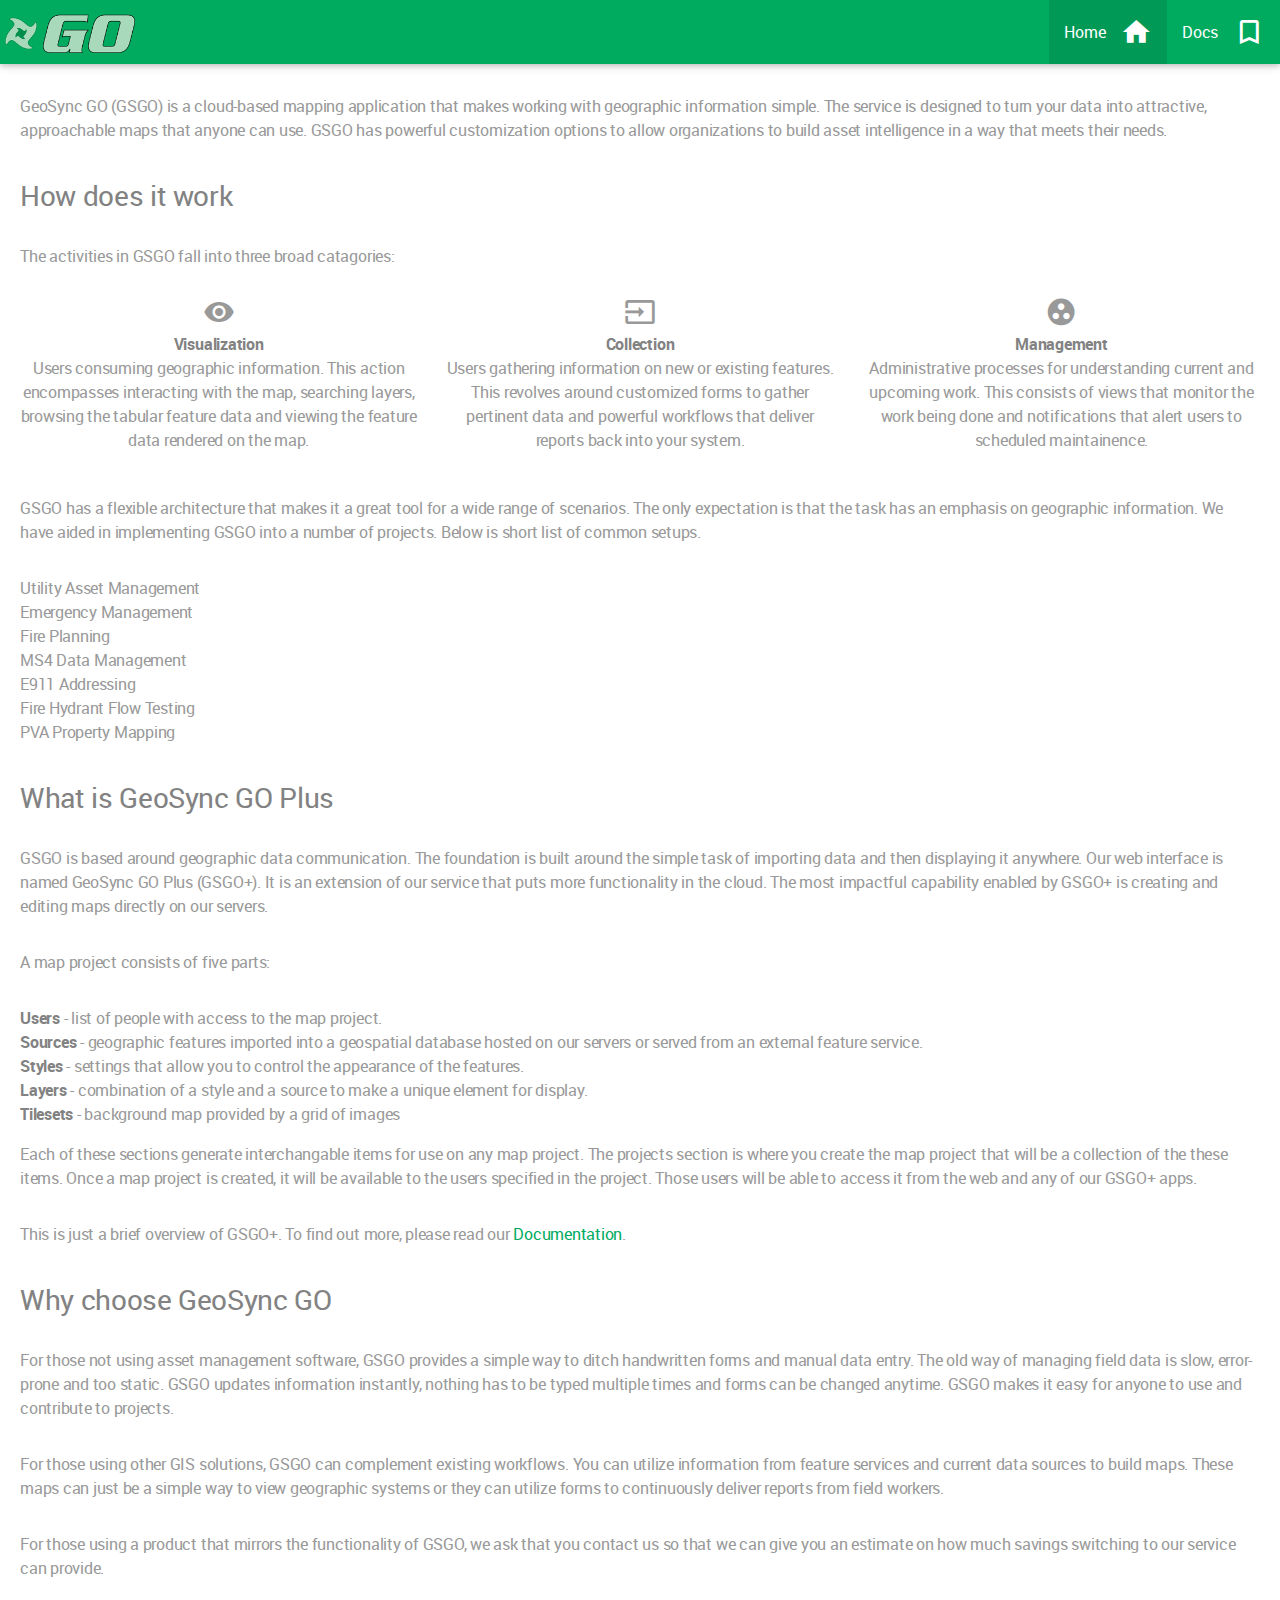
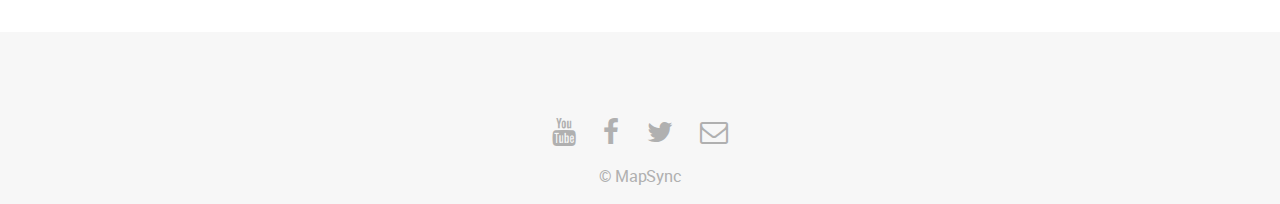
<file: index.html>
<!DOCTYPE HTML>
<html>
	<head>
		<title>GeoSync GO Plus</title>
		<meta charset="utf-8" />
		<meta name="viewport" content="width=device-width, initial-scale=1" />
        <link rel="stylesheet" href="/css/font-awesome.css" />
        <link rel="stylesheet" href="/css/materialize.css" />
        <link rel="stylesheet" href="/css/style.css" />
        
        <link rel="shortcut icon" href="/img/favicon.ico">
	</head>
	<body>
        <nav>
            <div class="nav-wrapper">
            <a href="/" class="brand-logo"><img id="go-logo" src="/img/go_logo_white.png" /></a>
            <ul id="main-nav" class="right">
                
                    <li class="active"><a href="/">Home<i class="mdi-action-home right"></i></a></li>
                    <li><a href="/docs">Docs<i class="mdi-action-bookmark-outline right"></i></a></li>
                
            </ul>
            </div>
        </nav>
        
        <div class="container">
            <div class="row">
                
                    <div class="col s12">
                        <p>GeoSync GO (GSGO) is a cloud-based mapping application that makes working with
geographic information simple. The service is designed to turn your data into attractive, approachable maps
that anyone can use. GSGO has powerful customization options to allow organizations to build asset
intelligence in a way that meets their needs.</p>
<h2 id="how-does-it-work">How does it work</h2>
<p>The activities in GSGO fall into three broad catagories:</p>
<div class="row" style="text-align:center;">
    <div class="col s12 m4">
        <i class="mdi-action-visibility small"></i><br><strong>Visualization</strong><br>Users consuming geographic information. This action encompasses interacting with the map, searching layers, browsing the 
        tabular feature data and viewing the feature data rendered on the map.<br><br>
    </div>
    <div class="col s12 m4">
        <i class="mdi-action-input small"></i><br><strong>Collection</strong><br>Users gathering information on new or existing features. This revolves around customized forms to gather pertinent data and powerful workflows that deliver reports back into your system.<br><br>
    </div>
    <div class="col s12 m4">
        <i class="mdi-action-group-work small"></i><br><strong>Management</strong><br>Administrative processes for understanding current and upcoming work. This consists of views that monitor the work being done and notifications that alert users to scheduled maintainence.<br><br>
    </div>
</div>

<p>GSGO has a flexible architecture that makes it a great tool for a wide range of scenarios. The only expectation is that the task has
an emphasis on geographic information. We have aided in implementing GSGO into a number of projects. Below is short list of common setups.</p>
<p>Utility Asset Management<br>Emergency Management<br>Fire Planning<br>MS4 Data Management<br>E911 Addressing<br>Fire Hydrant Flow Testing<br>PVA Property Mapping</p>
<h2 id="what-is-geosync-go-plus">What is GeoSync GO Plus</h2>
<p>GSGO is based around geographic data communication. The foundation is built around the simple task of importing data and then displaying it anywhere.
Our web interface is named GeoSync GO Plus (GSGO+). It is an extension of our service that puts more functionality in the cloud. The
most impactful capability enabled by GSGO+ is creating and editing maps directly on our servers.</p>
<p>A map project consists of five parts:</p>
<ul>
<li><strong>Users</strong> - list of people with access to the map project.</li>
<li><strong>Sources</strong> - geographic features imported into a geospatial database hosted on our servers or served from an external feature service.</li>
<li><strong>Styles</strong> - settings that allow you to control the appearance of the features.</li>
<li><strong>Layers</strong> - combination of a style and a source to make a unique element for display.</li>
<li><strong>Tilesets</strong> - background map provided by a grid of images</li>
</ul>
<p>Each of these sections generate interchangable items for use on any map project. The projects section is where you create the map project
that will be a collection of the these items. Once a map project is created, it will be available to the users specified in the project. 
Those users will be able to access it from the web and any of our GSGO+ apps.</p>
<p>This is just a brief overview of GSGO+. To find out more, please read our <a href="/docs">Documentation</a>.</p>
<h2 id="why-choose-geosync-go">Why choose GeoSync GO</h2>
<p>For those not using asset management software, GSGO provides a simple way to ditch handwritten forms and manual data entry. The old way of managing field data
is slow, error-prone and too static. GSGO updates information instantly, nothing has to be typed multiple times and forms can be changed anytime. GSGO makes
it easy for anyone to use and contribute to projects.</p>
<p>For those using other GIS solutions, GSGO can complement existing workflows. You can utilize information from feature services and current data sources to 
build maps. These maps can just be a simple way to view geographic systems or they can utilize forms to continuously deliver reports from field workers.</p>
<p>For those using a product that mirrors the functionality of GSGO, we ask that you contact us so that we can give you an estimate on how much savings
switching to our service can provide.</p>

                    </div>
                
            </div>
        </div>

		<!-- Footer -->
			<footer id="footer">
				<ul class="icons">
                    <li><a href="https://www.youtube.com/user/mapsync" class="icon fa-youtube"><span class="label">YouTube</span></a></li>
					<li><a href="https://twitter.com/mapsync_co" class="icon fa-facebook"><span class="label">Facebook</span></a></li>
					<li><a href="https://www.facebook.com/MapSync/" class="icon fa-twitter"><span class="label">Twitter</span></a></li>
                    <li><a href="mailto:info@mapsync.com" class="icon fa-envelope-o"><span class="label">Email</span></a></li>
				</ul>
                &copy <a href="http://www.mapsync.com">MapSync</a>
			</footer>

		<!-- Scripts -->
			<script src="/js/jquery.min.js"></script>
            <script src="/js/materialize.js"></script>
            <script>
                $(document).ready(function(){
                    $('#toc').pushpin({ top: $('#toc').offset().top, bottom: $('#contents').height()- $('#toc').height() });
                    $('h2').scrollSpy();
                });
            </script>
	</body>
</html>
</file>
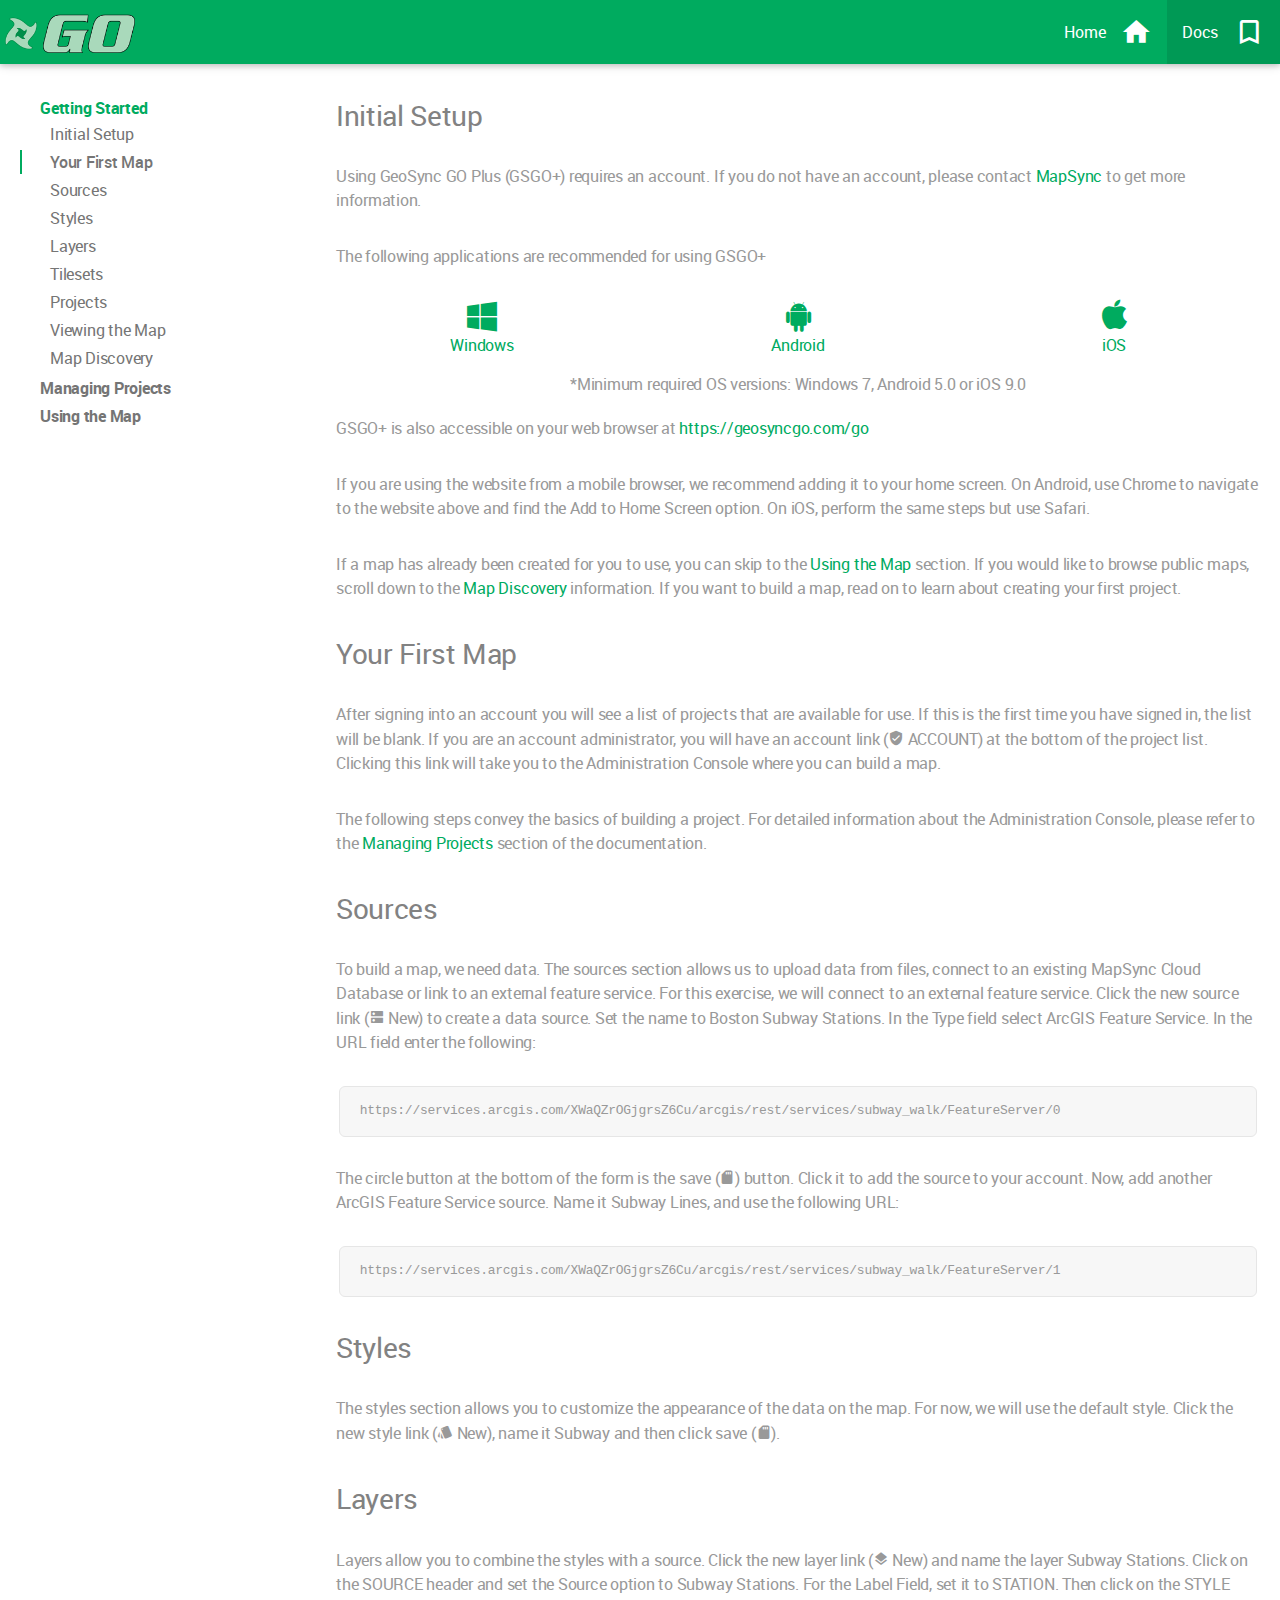
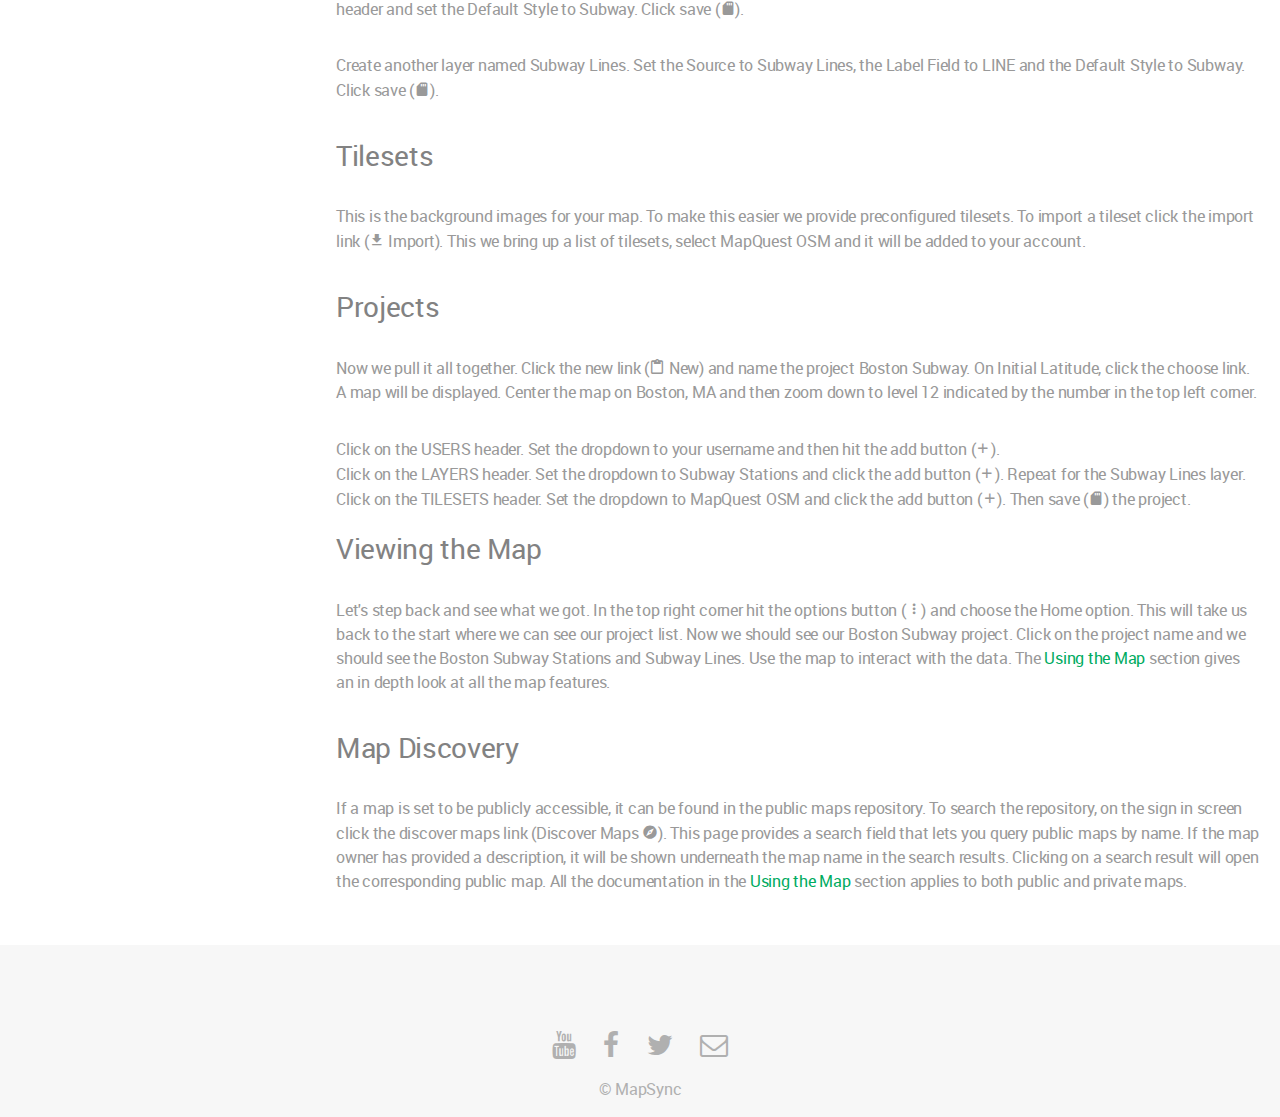
<file: docs/index.html>
<!DOCTYPE HTML>
<html>
	<head>
		<title>GeoSync GO Plus</title>
		<meta charset="utf-8" />
		<meta name="viewport" content="width=device-width, initial-scale=1" />
        <link rel="stylesheet" href="/css/font-awesome.css" />
        <link rel="stylesheet" href="/css/materialize.css" />
        <link rel="stylesheet" href="/css/style.css" />
        
        <link rel="shortcut icon" href="/img/favicon.ico">
	</head>
	<body>
        <nav>
            <div class="nav-wrapper">
            <a href="/" class="brand-logo"><img id="go-logo" src="/img/go_logo_white.png" /></a>
            <ul id="main-nav" class="right">
                
                    <li><a href="/">Home<i class="mdi-action-home right"></i></a></li>
                    <li class="active"><a href="/docs">Docs<i class="mdi-action-bookmark-outline right"></i></a></li>
                
            </ul>
            </div>
        </nav>
        
        <div class="container">
            <div class="row">
                
                    <div class="col hide-on-small-only m3">
                        <ul id="toc" class="table-of-contents">
                            
                                
                                    <li><a class="active" href="/docs">Getting Started</a>
                                        <ul id="sections" class="table-of-contents">
                                        
                                            <li><a href="#initial-setup">Initial Setup</a></li>
                                        
                                            <li><a href="#your-first-map">Your First Map</a></li>
                                        
                                            <li><a href="#sources">Sources</a></li>
                                        
                                            <li><a href="#styles">Styles</a></li>
                                        
                                            <li><a href="#layers">Layers</a></li>
                                        
                                            <li><a href="#tilesets">Tilesets</a></li>
                                        
                                            <li><a href="#projects">Projects</a></li>
                                        
                                            <li><a href="#viewing-the-map">Viewing the Map</a></li>
                                        
                                            <li><a href="#map-discovery">Map Discovery</a></li>
                                        
                                        </ul>
                                    </li>
                                
                            
                                
                                    <li><a href="/docs/managing-projects">Managing Projects</a></li>
                                
                            
                                
                                    <li><a href="/docs/using-the-map">Using the Map</a></li>
                                
                            
                        </ul>
                        &nbsp;
                    </div>
                    <div id="contents" class="col s12 m9">
                        <h2 id="initial-setup">Initial Setup</h2>
<p>Using GeoSync GO Plus (GSGO+) requires an account. If you do not have an account, please contact <a href="mailto:info@mapsync.com">MapSync</a> to get more information.</p>
<p>The following applications are recommended for using GSGO+  </p>
<div class="row" style="text-align:center;">
    <div class="col s4">
        <a href="https://gsgo.blob.core.windows.net/gsgo-plus/Releases/setup.exe"><i class="fa fa-windows small"></i><br>Windows</a>
    </div>
    <div class="col s4">
        <a href="https://play.google.com/store/apps/details?id=com.mapsync.geosync_go_plus&hl=en"><i class="fa fa-android small"></i><br>Android</a>
    </div>
    <div class="col s4">
        <a href="https://itunes.apple.com/us/app/geosync-go-plus/id1090703029?mt=8"><i class="fa fa-apple small"></i><br>iOS</a>
    </div>
    <br><br><br>
    *Minimum required OS versions: Windows 7, Android 5.0 or iOS 9.0
</div>

<p>GSGO+ is also accessible on your web browser at <a href="https://geosyncgo.com/go">https://geosyncgo.com/go</a></p>
<p>If you are using the website from a mobile browser, we recommend adding it to your home screen. 
On Android, use Chrome to navigate to the website above and find the Add to Home Screen option. 
On iOS, perform the same steps but use Safari.</p>
<p>If a map has already been created for you to use, you can skip to the <a href="/docs/using-the-map">Using the Map</a> section.
If you would like to browse public maps, scroll down to the <a href="#map-discovery">Map Discovery</a> information.
If you want to build a map, read on to learn about creating your first project.</p>
<h2 id="your-first-map">Your First Map</h2>
<p>After signing into an account you will see a list of projects that are available for use. If this is the first time you have signed in,
the list will be blank. If you are an account administrator, you will have an account link (<i class="mdi-action-verified-user"></i> ACCOUNT) 
at the bottom of the project list. Clicking this link will take you to the Administration Console where you can build a map.</p>
<p>The following steps convey the basics of building a project. For detailed information about the Administration Console, please refer
to the <a href="/docs/managing-projects">Managing Projects</a> section of the documentation.</p>
<h2 id="sources">Sources</h2>
<p>To build a map, we need data. The sources section allows us to upload data from files, connect to an existing MapSync Cloud Database or link to
an external feature service. For this exercise, we will connect to an external feature service. Click the new source link (<i class="mdi-action-dns"></i> New)
to create a data source. Set the name to Boston Subway Stations. In the Type field select ArcGIS Feature Service. In the URL field enter the following:</p>
<pre><code class="lang-js">https://services.arcgis.com/XWaQZrOGjgrsZ6Cu/arcgis/rest/services/subway_walk/FeatureServer/0
</code></pre>
<p>The circle button at the bottom of the form is the save (<i class="mdi-device-sd-storage"></i>) button. Click it to add the source to your account. Now, add another ArcGIS Feature Service
source. Name it Subway Lines, and use the following URL:</p>
<pre><code class="lang-js">https://services.arcgis.com/XWaQZrOGjgrsZ6Cu/arcgis/rest/services/subway_walk/FeatureServer/1
</code></pre>
<h2 id="styles">Styles</h2>
<p>The styles section allows you to customize the appearance of the data on the map. For now, we will use the default style. Click the new style link
(<i class="mdi-image-style"></i> New), name it Subway and then click save (<i class="mdi-device-sd-storage"></i>).</p>
<h2 id="layers">Layers</h2>
<p>Layers allow you to combine the styles with a source. Click the new layer link (<i class="mdi-maps-layers"></i> New) and name the layer Subway Stations. Click on the SOURCE header and set the
Source option to Subway Stations. For the Label Field, set it to STATION. Then click on the STYLE header and set the Default Style to Subway. Click save (<i class="mdi-device-sd-storage"></i>).</p>
<p>Create another layer named Subway Lines. Set the Source to Subway Lines, the Label Field to LINE and the Default Style to Subway. Click save (<i class="mdi-device-sd-storage"></i>).</p>
<h2 id="tilesets">Tilesets</h2>
<p>This is the background images for your map. To make this easier we provide preconfigured tilesets. To import a tileset click
the import link (<i class="mdi-file-file-download"></i> Import). This we bring up a list of tilesets, select MapQuest OSM and it will
be added to your account.</p>
<h2 id="projects">Projects</h2>
<p>Now we pull it all together. Click the new link (<i class="mdi-content-content-paste"></i> New) and name the project Boston Subway. On Initial Latitude, click the choose link. A map will be displayed.
Center the map on Boston, MA and then zoom down to level 12 indicated by the number in the top left corner.</p>
<ul>
<li>Click on the USERS header. Set the dropdown to your username and then hit the add button (<i class="mdi-content-add"></i>). </li>
<li>Click on the LAYERS header. Set the dropdown to Subway Stations and click the add button (<i class="mdi-content-add"></i>). Repeat for the Subway Lines layer.</li>
<li>Click on the TILESETS header. Set the dropdown to MapQuest OSM and click the add button (<i class="mdi-content-add"></i>). Then save (<i class="mdi-device-sd-storage"></i>) the project.</li>
</ul>
<h2 id="viewing-the-map">Viewing the Map</h2>
<p>Let&#39;s step back and see what we got. In the top right corner hit the options button (<i class="mdi-navigation-more-vert"></i>) and choose the Home option. This will take us back to
the start where we can see our project list. Now we should see our Boston Subway project. Click on the project name and we should see the Boston Subway Stations and
Subway Lines. Use the map to interact with the data. The <a href="/docs/using-the-map">Using the Map</a> section gives an in depth look at all the map features.</p>
<h2 id="map-discovery">Map Discovery</h2>
<p>If a map is set to be publicly accessible, it can be found in the public maps repository. To search the repository, on the sign in
screen click the discover maps link (Discover Maps <i class="mdi-action-explore"></i>). This page provides a search field that lets
you query public maps by name. If the map owner has provided a description, it will be shown underneath the map name in the search
results. Clicking on a search result will open the corresponding public map. All the documentation in the <a href="/docs/using-the-map">Using the Map</a>
section applies to both public and private maps.</p>

                    </div>
                
            </div>
        </div>

		<!-- Footer -->
			<footer id="footer">
				<ul class="icons">
                    <li><a href="https://www.youtube.com/user/mapsync" class="icon fa-youtube"><span class="label">YouTube</span></a></li>
					<li><a href="https://twitter.com/mapsync_co" class="icon fa-facebook"><span class="label">Facebook</span></a></li>
					<li><a href="https://www.facebook.com/MapSync/" class="icon fa-twitter"><span class="label">Twitter</span></a></li>
                    <li><a href="mailto:info@mapsync.com" class="icon fa-envelope-o"><span class="label">Email</span></a></li>
				</ul>
                &copy <a href="http://www.mapsync.com">MapSync</a>
			</footer>

		<!-- Scripts -->
			<script src="/js/jquery.min.js"></script>
            <script src="/js/materialize.js"></script>
            <script>
                $(document).ready(function(){
                    $('#toc').pushpin({ top: $('#toc').offset().top, bottom: $('#contents').height()- $('#toc').height() });
                    $('h2').scrollSpy();
                });
            </script>
	</body>
</html>
</file>
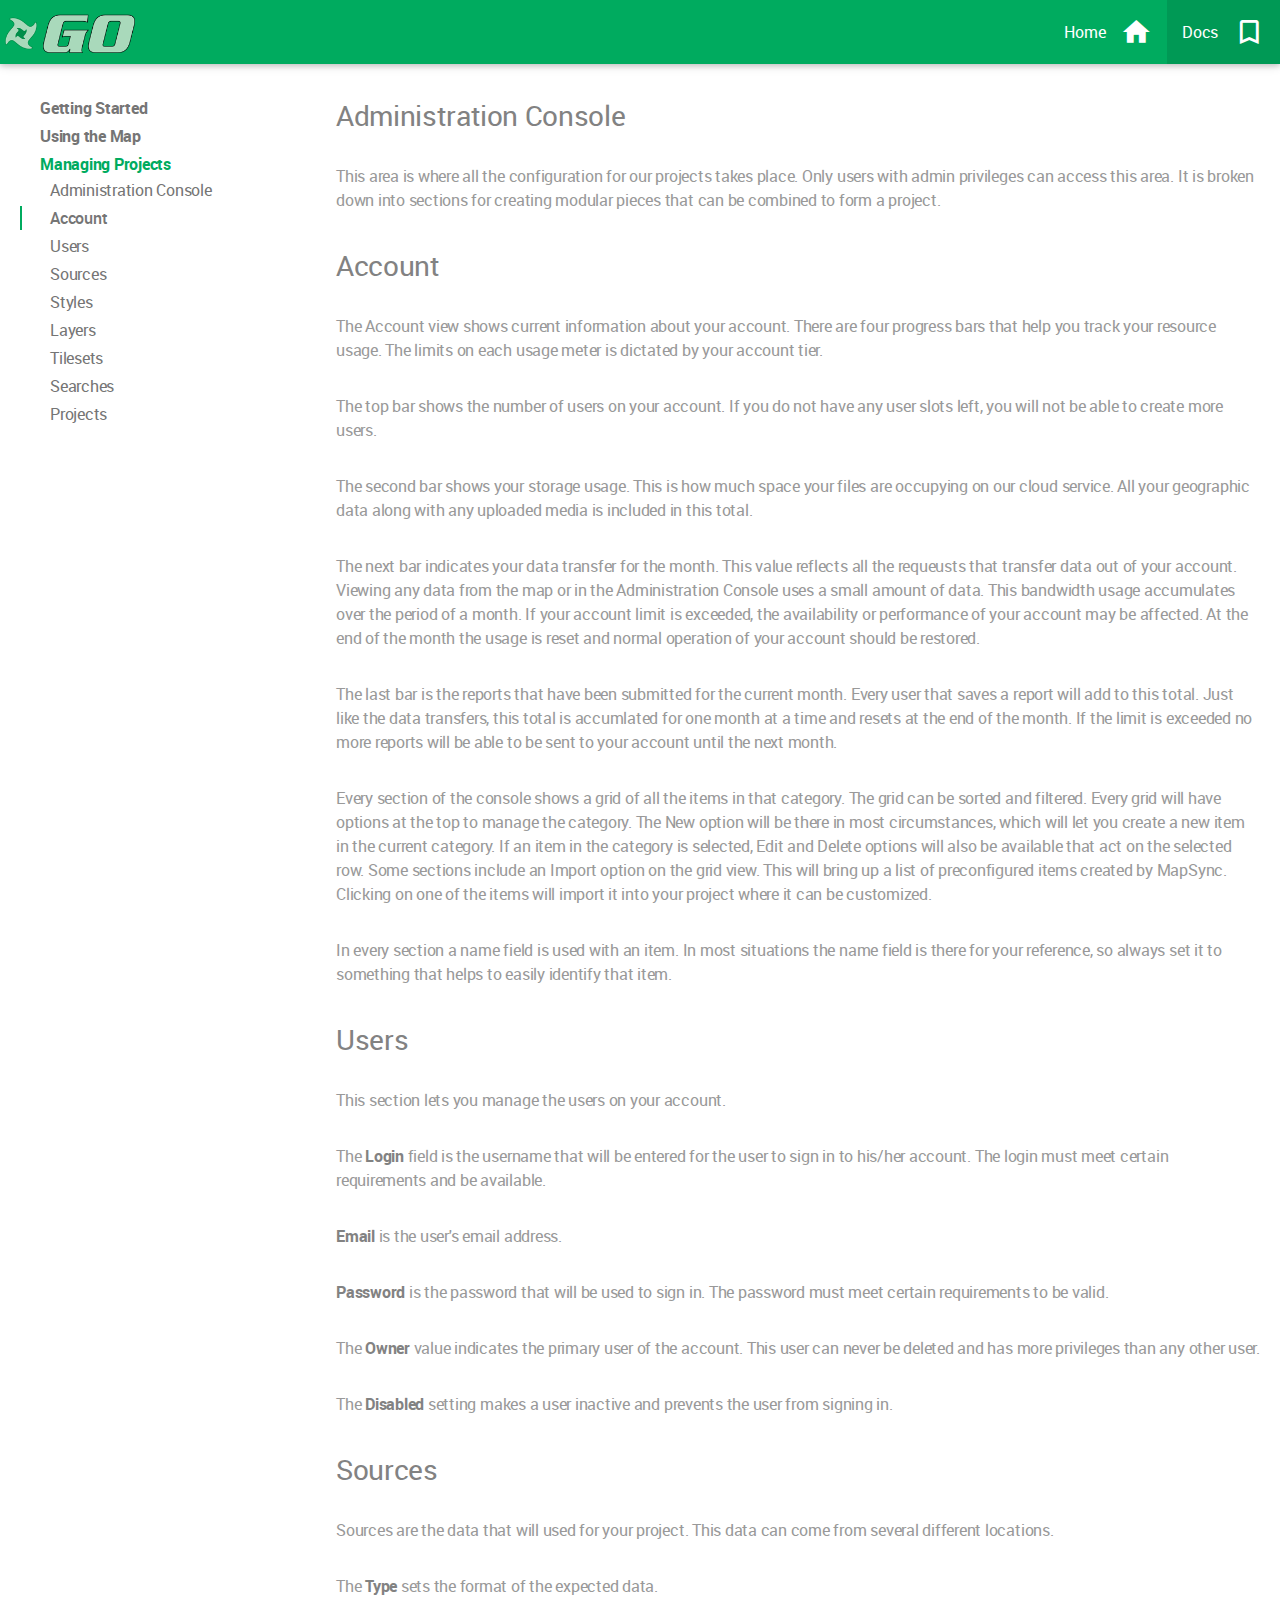
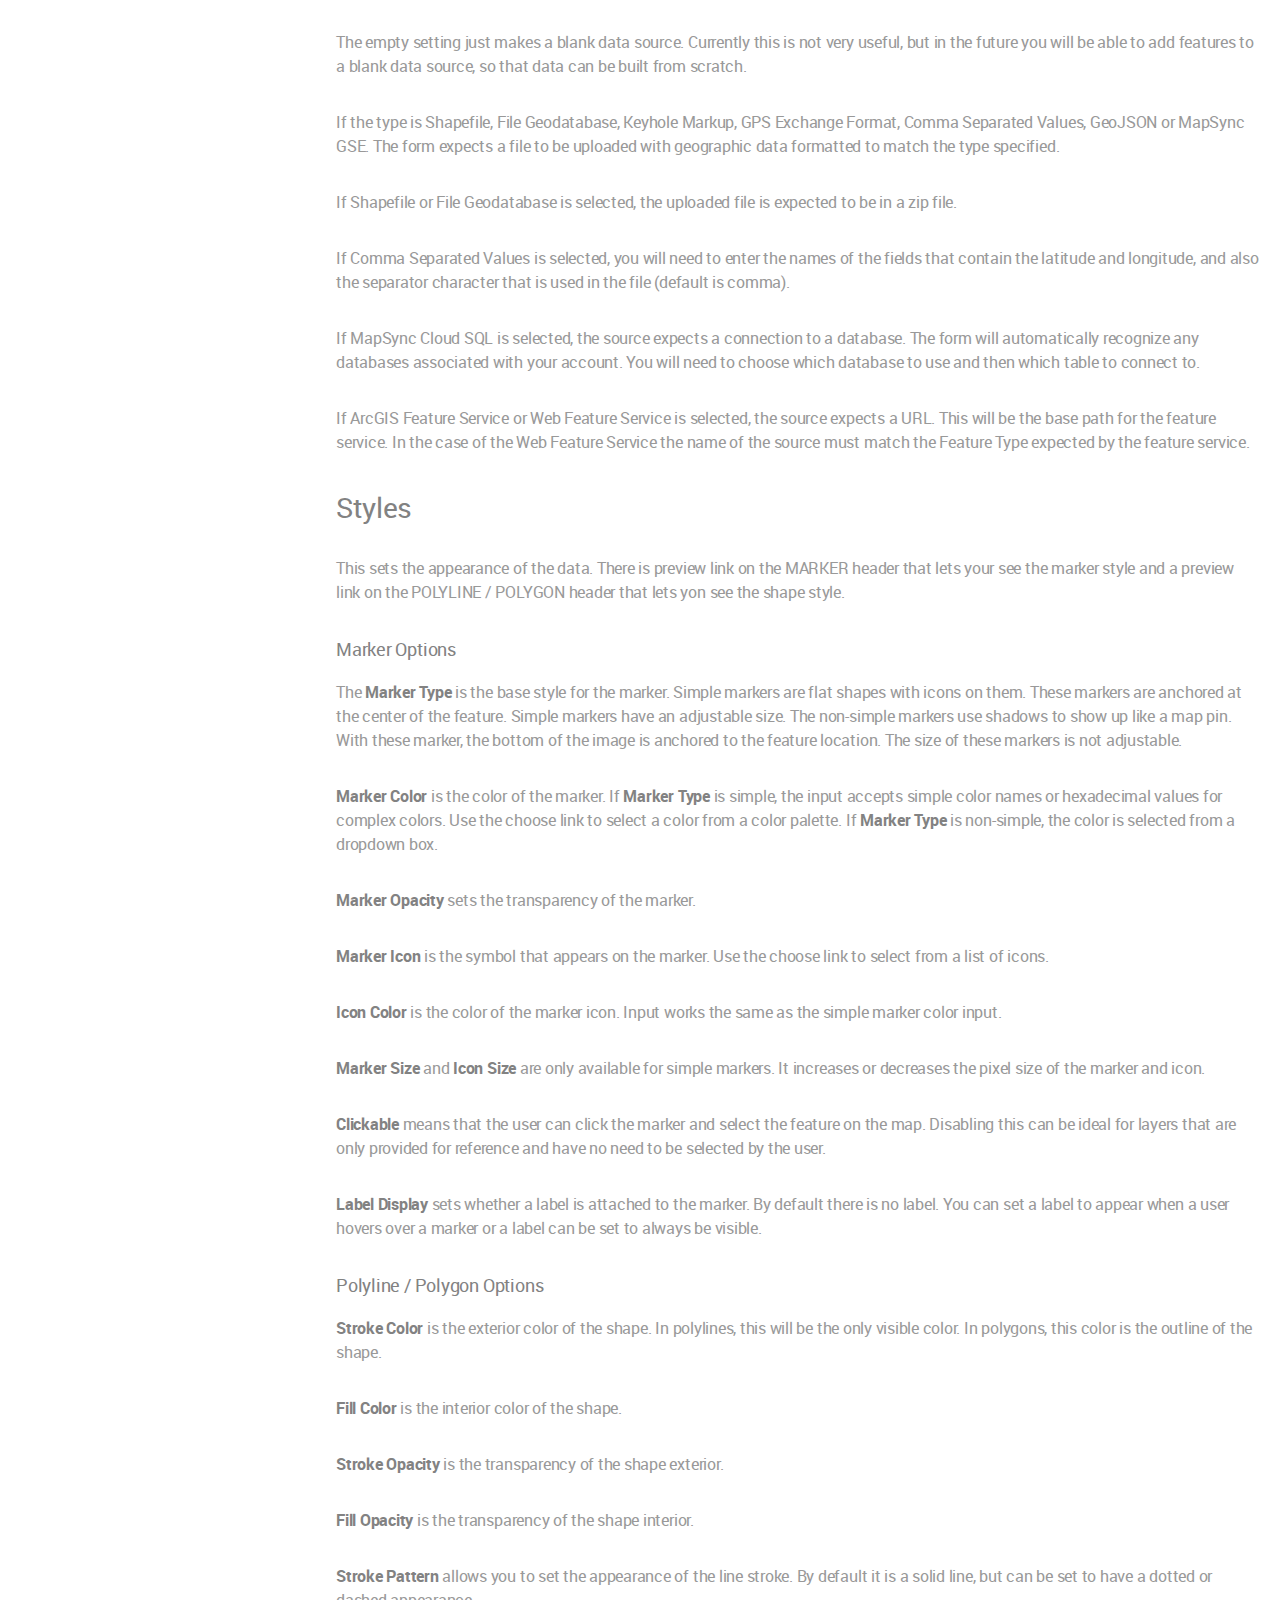
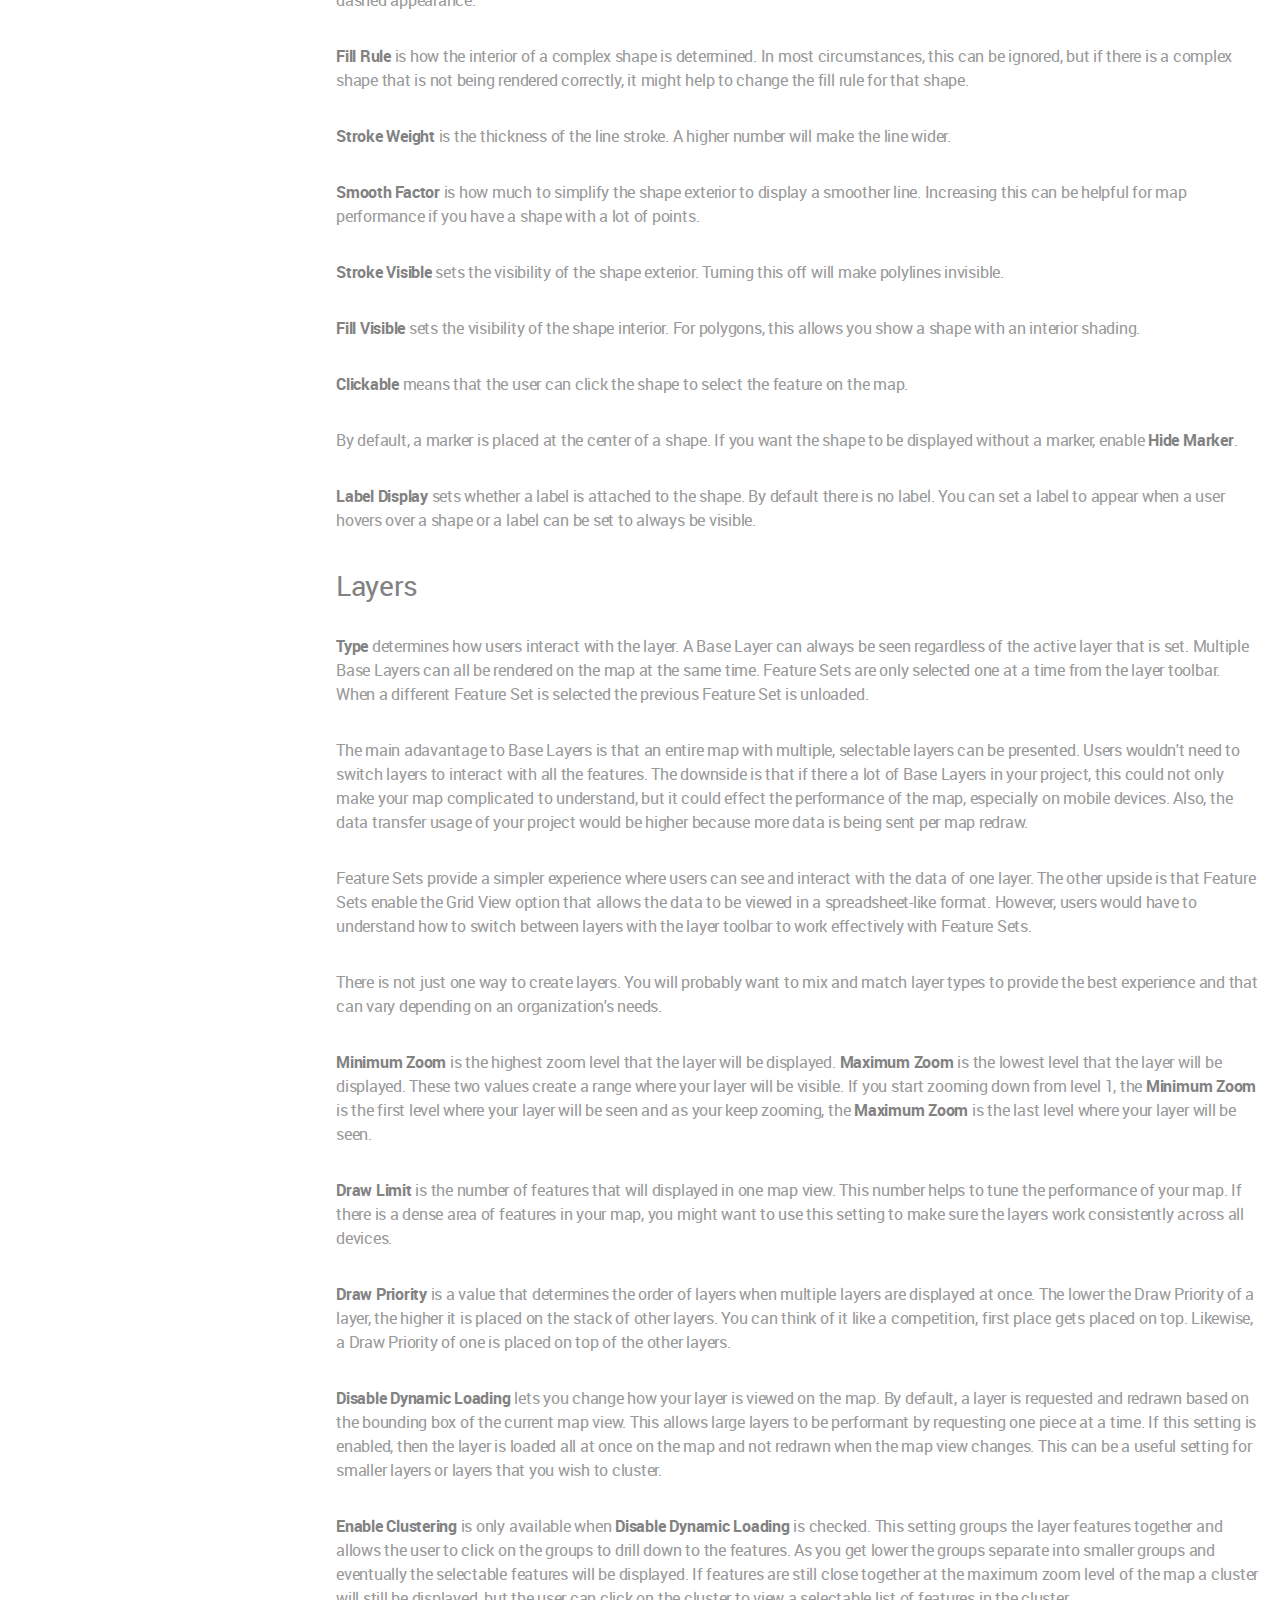
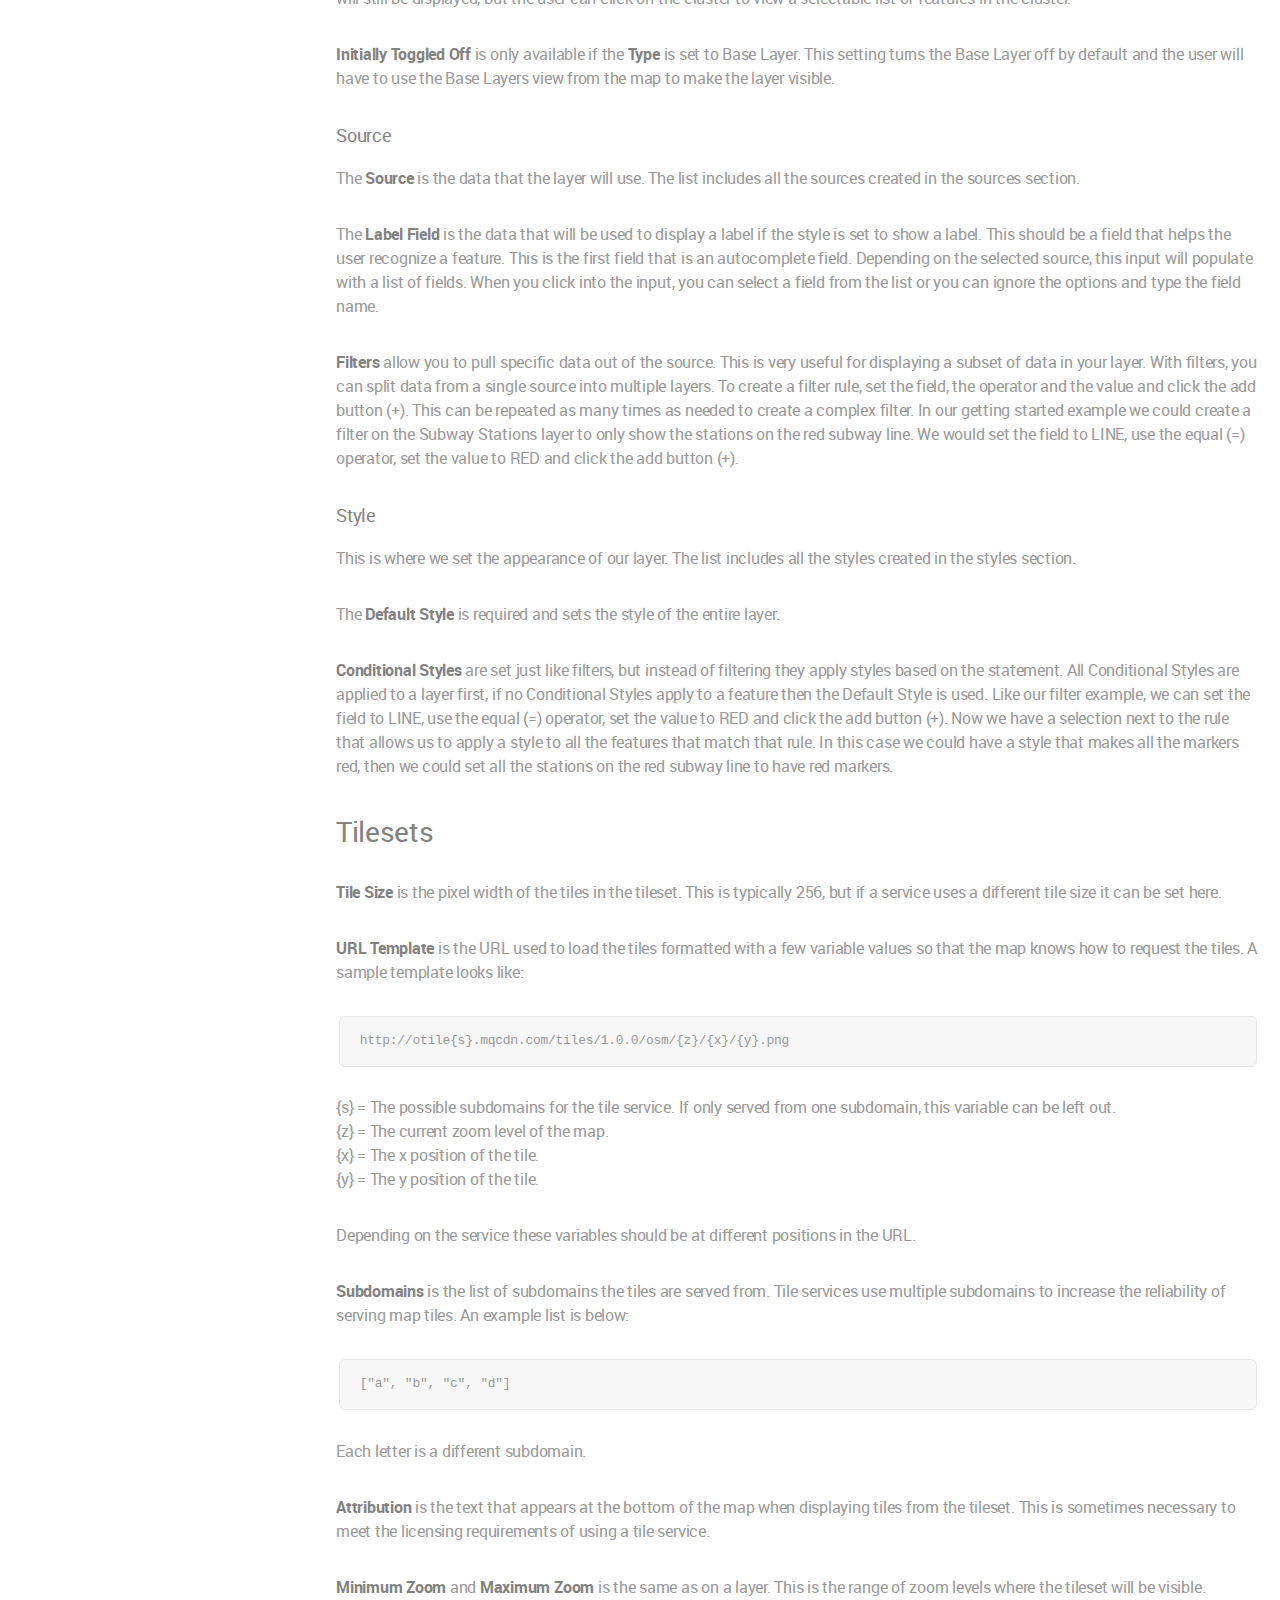
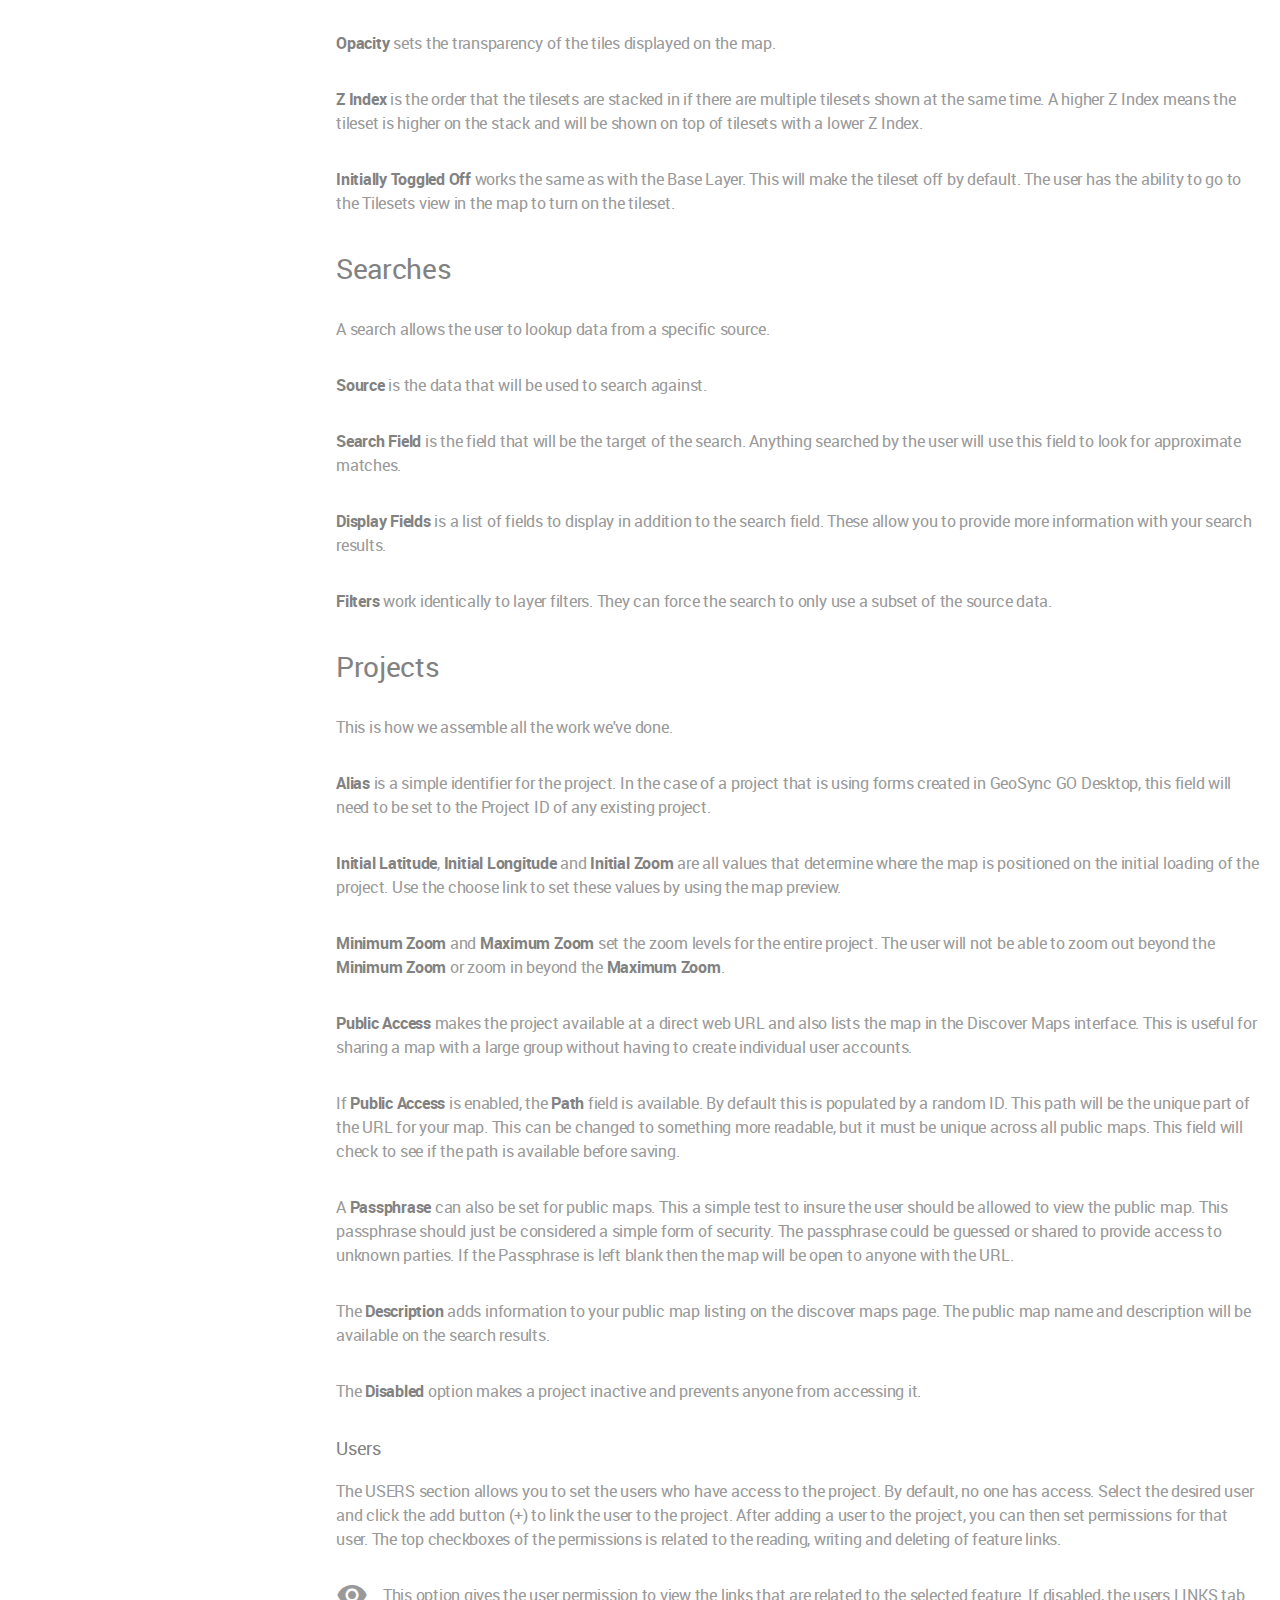
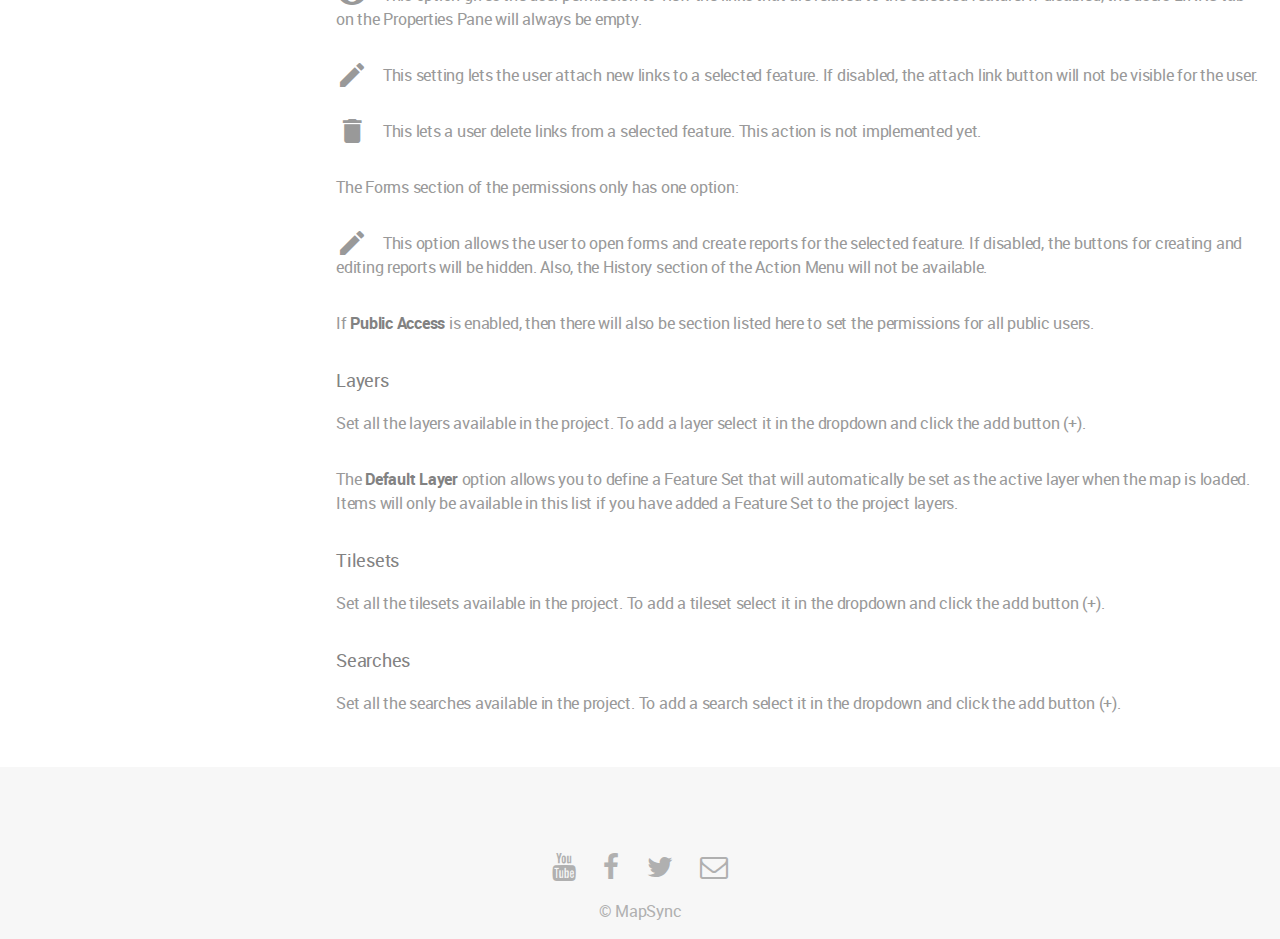
<file: docs/managing-projects/index.html>
<!DOCTYPE HTML>
<html>
	<head>
		<title>GeoSync GO Plus</title>
		<meta charset="utf-8" />
		<meta name="viewport" content="width=device-width, initial-scale=1" />
        <link rel="stylesheet" href="/css/font-awesome.css" />
        <link rel="stylesheet" href="/css/materialize.css" />
        <link rel="stylesheet" href="/css/style.css" />
        
        <link rel="shortcut icon" href="/img/favicon.ico">
	</head>
	<body>
        <nav>
            <div class="nav-wrapper">
            <a href="/" class="brand-logo"><img id="go-logo" src="/img/go_logo_white.png" /></a>
            <ul id="main-nav" class="right">
                
                    <li><a href="/">Home<i class="mdi-action-home right"></i></a></li>
                    <li class="active"><a href="/docs">Docs<i class="mdi-action-bookmark-outline right"></i></a></li>
                
            </ul>
            </div>
        </nav>
        
        <div class="container">
            <div class="row">
                
                    <div class="col hide-on-small-only m3">
                        <ul id="toc" class="table-of-contents">
                            
                                
                                    <li><a href="/docs">Getting Started</a></li>
                                
                            
                                
                                    <li><a href="/docs/using-the-map">Using the Map</a></li>
                                
                            
                                
                                    <li><a class="active" href="/docs/managing-projects">Managing Projects</a>
                                        <ul id="sections" class="table-of-contents">
                                        
                                            <li><a href="#administration-console">Administration Console</a></li>
                                        
                                            <li><a href="#account">Account</a></li>
                                        
                                            <li><a href="#users">Users</a></li>
                                        
                                            <li><a href="#sources">Sources</a></li>
                                        
                                            <li><a href="#styles">Styles</a></li>
                                        
                                            <li><a href="#layers">Layers</a></li>
                                        
                                            <li><a href="#tilesets">Tilesets</a></li>
                                        
                                            <li><a href="#searches">Searches</a></li>
                                        
                                            <li><a href="#projects">Projects</a></li>
                                        
                                        </ul>
                                    </li>
                                
                            
                        </ul>
                        &nbsp;
                    </div>
                    <div id="contents" class="col s12 m9">
                        <h2 id="administration-console">Administration Console</h2>
<p>This area is where all the configuration for our projects takes place. Only users with admin privileges can access this area.
It is broken down into sections for creating modular pieces that can be combined to form a project. </p>
<h2 id="account">Account</h2>
<p>The Account view shows current information about your account. There are four progress bars that help you track your resource usage. The limits
on each usage meter is dictated by your account tier.</p>
<p>The top bar shows the number of users on your account. If you do not have any user slots left, you will not be able to create more users.</p>
<p>The second bar shows your storage usage. This is how much space your files are occupying on our cloud service. All your geographic data along with
any uploaded media is included in this total.</p>
<p>The next bar indicates your data transfer for the month. This value reflects all the requeusts that transfer data out of your account. Viewing any data
from the map or in the Administration Console uses a small amount of data. This bandwidth usage accumulates over the period of a month. If your 
account limit is exceeded, the availability or performance of your account may be affected. At the end of the month the usage is reset and normal
operation of your account should be restored.</p>
<p>The last bar is the reports that have been submitted for the current month. Every user that saves a report will add to this total. Just like the
data transfers, this total is accumlated for one month at a time and resets at the end of the month. If the limit is exceeded no more reports will be
able to be sent to your account until the next month.</p>
<p>Every section of the console shows a grid of all the items in that category. The grid can be sorted and filtered. Every grid will have options at the
top to manage the category. The New option will be there in most circumstances, which will let you create a new item in the current category. If an item
in the category is selected, Edit and Delete options will also be available that act on the selected row. Some sections include an
Import option on the grid view. This will bring up a list of preconfigured items created by MapSync. Clicking on one of the items will
import it into your project where it can be customized.</p>
<p>In every section a name field is used with an item. In most situations the name field is there for your reference, so always set it to something that
helps to easily identify that item.</p>
<h2 id="users">Users</h2>
<p>This section lets you manage the users on your account.</p>
<p>The <strong>Login</strong> field is the username that will be entered for the user to sign in to his/her account. The login must meet certain requirements and
be available. </p>
<p><strong>Email</strong> is the user&#39;s email address.</p>
<p><strong>Password</strong> is the password that will be used to sign in. The password must meet certain requirements to be valid.</p>
<p>The <strong>Owner</strong> value indicates the primary user of the account. This user can never be deleted and has more privileges than any other user.</p>
<p>The <strong>Disabled</strong> setting makes a user inactive and prevents the user from signing in.</p>
<h2 id="sources">Sources</h2>
<p>Sources are the data that will used for your project. This data can come from several different locations.</p>
<p>The <strong>Type</strong> sets the format of the expected data.</p>
<p>The empty setting just makes a blank data source. Currently this is not very useful, but in the future you will be able to add features to a blank
data source, so that data can be built from scratch.</p>
<p>If the type is Shapefile, File Geodatabase, Keyhole Markup, GPS Exchange Format, Comma Separated Values, GeoJSON or MapSync GSE. The form expects a file
to be uploaded with geographic data formatted to match the type specified. </p>
<p>If Shapefile or File Geodatabase is selected, the uploaded file is expected to be in a zip file. </p>
<p>If Comma Separated Values is selected, you will need to enter the names of the fields that contain the latitude and longitude, and also the
separator character that is used in the file (default is comma).</p>
<p>If MapSync Cloud SQL is selected, the source expects a connection to a database. The form will automatically recognize any databases associated with your
account. You will need to choose which database to use and then which table to connect to.</p>
<p>If ArcGIS Feature Service or Web Feature Service is selected, the source expects a URL. This will be the base path for the feature service. In the 
case of the Web Feature Service the name of the source must match the Feature Type expected by the feature service.</p>
<h2 id="styles">Styles</h2>
<p>This sets the appearance of the data. There is preview link on the MARKER header that lets your see the marker style and a preview link on the
POLYLINE / POLYGON header that lets yon see the shape style.</p>
<h4 id="marker-options">Marker Options</h4>
<p>The <strong>Marker Type</strong> is the base style for the marker. Simple markers are flat shapes with icons on them. These markers are anchored at the center of the
feature. Simple markers have an adjustable size. The non-simple markers use shadows to show up like a map pin. With these marker, the bottom of the image is anchored to the feature location. The size 
of these markers is not adjustable.</p>
<p><strong>Marker Color</strong> is the color of the marker. If <strong>Marker Type</strong> is simple, the input accepts simple color names or hexadecimal values for complex colors.
Use the choose link to select a color from a color palette.
If <strong>Marker Type</strong> is non-simple, the color is selected from a dropdown box.</p>
<p><strong>Marker Opacity</strong> sets the transparency of the marker.</p>
<p><strong>Marker Icon</strong> is the symbol that appears on the marker. Use the choose link to select from a list of icons.</p>
<p><strong>Icon Color</strong> is the color of the marker icon. Input works the same as the simple marker color input.</p>
<p><strong>Marker Size</strong> and <strong>Icon Size</strong> are only available for simple markers. It increases or decreases the pixel size of the marker and icon.</p>
<p><strong>Clickable</strong> means that the user can click the marker and select the feature on the map. Disabling this can
be ideal for layers that are only provided for reference and have no need to be selected by the user.</p>
<p><strong>Label Display</strong> sets whether a label is attached to the marker. By default there is no label. You can set a label to appear when a user hovers over a marker
or a label can be set to always be visible.</p>
<h4 id="polyline-polygon-options">Polyline / Polygon Options</h4>
<p><strong>Stroke Color</strong> is the exterior color of the shape. In polylines, this will be the only visible color. In polygons, this color is the outline of the shape.</p>
<p><strong>Fill Color</strong> is the interior color of the shape.</p>
<p><strong>Stroke Opacity</strong> is the transparency of the shape exterior.</p>
<p><strong>Fill Opacity</strong> is the transparency of the shape interior.</p>
<p><strong>Stroke Pattern</strong> allows you to set the appearance of the line stroke. By default it is a solid line, but can be set to have a dotted or dashed appearance.</p>
<p><strong>Fill Rule</strong> is how the interior of a complex shape is determined. In most circumstances, this can be ignored, but if there is a complex shape that is
not being rendered correctly, it might help to change the fill rule for that shape.</p>
<p><strong>Stroke Weight</strong> is the thickness of the line stroke. A higher number will make the line wider.</p>
<p><strong>Smooth Factor</strong> is how much to simplify the shape exterior to display a smoother line. Increasing this can be helpful for map performance if you have 
a shape with a lot of points.</p>
<p><strong>Stroke Visible</strong> sets the visibility of the shape exterior. Turning this off will make polylines invisible.</p>
<p><strong>Fill Visible</strong> sets the visibility of the shape interior. For polygons,
this allows you show a shape with an interior shading.</p>
<p><strong>Clickable</strong> means that the user can click the shape to select the feature on the map.</p>
<p>By default, a marker is placed at the center of a shape. If you want the shape to be displayed without a marker, enable <strong>Hide Marker</strong>.</p>
<p><strong>Label Display</strong> sets whether a label is attached to the shape. By default there is no label. You can set a label to appear when a user hovers over a shape
or a label can be set to always be visible.</p>
<h2 id="layers">Layers</h2>
<p><strong>Type</strong> determines how users interact with the layer. A Base Layer can always be seen regardless of the active layer that is set. Multiple Base Layers can
all be rendered on the map at the same time. Feature Sets are only selected one at a time from the layer toolbar. When a different Feature Set is
selected the previous Feature Set is unloaded.</p>
<p>The main adavantage to Base Layers is that an entire map with multiple, selectable layers can be presented. Users wouldn&#39;t need to switch layers to 
interact with all the features. The downside is that if there a lot of Base Layers in your project, this could not only make your map complicated 
to understand, but it could effect the performance of the map, especially on mobile devices. Also, the data transfer usage of your project would be
higher because more data is being sent per map redraw.</p>
<p>Feature Sets provide a simpler experience where users can see and interact with the data of one layer. The other upside is that Feature Sets enable 
the Grid View option that allows the data to be viewed in a spreadsheet-like format. However, users would have to understand how to switch between
layers with the layer toolbar to work effectively with Feature Sets.</p>
<p>There is not just one way to create layers. You will probably want to mix and match layer types to provide the best experience and that can vary
depending on an organization&#39;s needs.</p>
<p><strong>Minimum Zoom</strong> is the highest zoom level that the layer will be displayed. <strong>Maximum Zoom</strong> is the lowest level that the layer will be displayed. These
two values create a range where your layer will be visible. If you start zooming down from level 1, the <strong>Minimum Zoom</strong> is the first level where your
layer will be seen and as your keep zooming, the <strong>Maximum Zoom</strong> is the last level where your layer will be seen.</p>
<p><strong>Draw Limit</strong> is the number of features that will displayed in one map view. This number helps to tune the performance of your map. If there is a dense
area of features in your map, you might want to use this setting to make sure the layers work consistently across all devices.</p>
<p><strong>Draw Priority</strong> is a value that determines the order of layers when multiple layers are displayed at once. The lower the Draw Priority of a layer, the
higher it is placed on the stack of other layers. You can think of it like a competition, first place gets placed on top. Likewise, a Draw Priority
of one is placed on top of the other layers.</p>
<p><strong>Disable Dynamic Loading</strong> lets you change how your layer is viewed on the map. By default, a layer is requested and redrawn based on the bounding box
of the current map view. This allows large layers to be performant by requesting one piece at a time. If this setting is enabled, then the layer 
is loaded all at once on the map and not redrawn when the map view changes. This can be a useful setting for smaller layers or layers that you wish
to cluster.</p>
<p><strong>Enable Clustering</strong> is only available when <strong>Disable Dynamic Loading</strong> is checked. This setting groups the layer features together and allows the user to
click on the groups to drill down to the features. As you get lower the groups separate into smaller groups and eventually the selectable features will
be displayed. If features are still close together at the maximum zoom level of the map a cluster will still be displayed, but the user can click on the cluster to
view a selectable list of features in the cluster.</p>
<p><strong>Initially Toggled Off</strong> is only available if the <strong>Type</strong> is set to Base Layer. This setting turns the Base Layer off by default and the user will have
to use the Base Layers view from the map to make the layer visible.</p>
<h4 id="source">Source</h4>
<p>The <strong>Source</strong> is the data that the layer will use. The list includes all the sources created in the sources section.</p>
<p>The <strong>Label Field</strong> is the data that will be used to display a label if the style is set to show a label. This should be a field that helps the user
recognize a feature. This is the first field that is an autocomplete field. Depending on the selected source, this input will populate with
a list of fields. When you click into the input, you can select a field from the list or you can ignore the options and type the field name.</p>
<p><strong>Filters</strong> allow you to pull specific data out of the source. This is very useful for displaying a subset of data in your layer. With filters, you can
split data from a single source into multiple layers. To create a filter rule, set the field, the operator and the value and click the add button (+).
This can be repeated as many times as needed to create a complex filter. In our getting started example we could create a filter on the Subway
Stations layer to only show the stations on the red subway line. We would set the field to LINE, use the equal (=) operator, set the value to
RED and click the add button (+).</p>
<h4 id="style">Style</h4>
<p>This is where we set the appearance of our layer. The list includes all the styles created in the styles section.</p>
<p>The <strong>Default Style</strong> is required and sets the style of the entire layer.</p>
<p><strong>Conditional Styles</strong> are set just like filters, but instead of filtering they apply styles based on the statement. All Conditional Styles are applied to
a layer first, if no Conditional Styles apply to a feature then the Default Style is used. Like our filter example, we can set the field to LINE, 
use the equal (=) operator, set the value to RED and click the add button (+). Now we have a selection next to the rule that allows us to apply a style
to all the features that match that rule. In this case we could have a style that makes all the markers red, then we could set all the stations on
the red subway line to have red markers.</p>
<h2 id="tilesets">Tilesets</h2>
<p><strong>Tile Size</strong> is the pixel width of the tiles in the tileset. This is typically 256, but if a service uses a different tile size it can be set here.</p>
<p><strong>URL Template</strong> is the URL used to load the tiles formatted with a few variable values so that the map knows how to request the tiles. A sample template looks
like:</p>
<pre><code class="lang-js">http://otile{s}.mqcdn.com/tiles/1.0.0/osm/{z}/{x}/{y}.png
</code></pre>
<p>{s} = The possible subdomains for the tile service. If only served from one subdomain, this variable can be left out.<br>{z} = The current zoom level of the map.<br>{x} = The x position of the tile.<br>{y} = The y position of the tile.  </p>
<p>Depending on the service these variables should be at different positions in the URL.</p>
<p><strong>Subdomains</strong> is the list of subdomains the tiles are served from. Tile services use multiple subdomains to increase the reliability of serving map tiles.
An example list is below:</p>
<pre><code class="lang-js">[&quot;a&quot;, &quot;b&quot;, &quot;c&quot;, &quot;d&quot;]
</code></pre>
<p>Each letter is a different subdomain.</p>
<p><strong>Attribution</strong> is the text that appears at the bottom of the map when displaying tiles from the tileset. This is sometimes necessary to meet the licensing
requirements of using a tile service.</p>
<p><strong>Minimum Zoom</strong> and <strong>Maximum Zoom</strong> is the same as on a layer. This is the range of zoom levels where the tileset will be visible.</p>
<p><strong>Opacity</strong> sets the transparency of the tiles displayed on the map.</p>
<p><strong>Z Index</strong> is the order that the tilesets are stacked in if there are multiple tilesets shown at the same time. A higher Z Index means the tileset is
higher on the stack and will be shown on top of tilesets with a lower Z Index.</p>
<p><strong>Initially Toggled Off</strong> works the same as with the Base Layer. This will make the tileset off by default. The user has the ability to go to the Tilesets
view in the map to turn on the tileset.</p>
<h2 id="searches">Searches</h2>
<p>A search allows the user to lookup data from a specific source. </p>
<p><strong>Source</strong> is the data that will be used to search against.</p>
<p><strong>Search Field</strong> is the field that will be the target of the search. Anything searched by the user will use this field to look for approximate matches.</p>
<p><strong>Display Fields</strong> is a list of fields to display in addition to the search field. These allow you to provide more information with your search results.</p>
<p><strong>Filters</strong> work identically to layer filters. They can force the search to only use a subset of the source data.</p>
<h2 id="projects">Projects</h2>
<p>This is how we assemble all the work we&#39;ve done.</p>
<p><strong>Alias</strong> is a simple identifier for the project. In the case of a project that is using forms created in GeoSync GO Desktop, this field will need to be set
to the Project ID of any existing project.</p>
<p><strong>Initial Latitude</strong>, <strong>Initial Longitude</strong> and <strong>Initial Zoom</strong> are all values that determine where the map is positioned on the initial loading of the project. Use the choose
link to set these values by using the map preview.</p>
<p><strong>Minimum Zoom</strong> and <strong>Maximum Zoom</strong> set the zoom levels for the entire project. The user will not be able to zoom out beyond the <strong>Minimum Zoom</strong> or zoom in
beyond the <strong>Maximum Zoom</strong>.</p>
<p><strong>Public Access</strong> makes the project available at a direct web URL and also lists the map in the Discover Maps interface. This is useful for sharing a map
with a large group without having to create individual user accounts.</p>
<p>If <strong>Public Access</strong> is enabled, the <strong>Path</strong> field is available. By default this is populated by a random ID. This path will be the unique part of the URL for
your map. This can be changed to something more readable, but it must be unique across all public maps. This field will check to see if the path is
available before saving.</p>
<p>A <strong>Passphrase</strong> can also be set for public maps. This a simple test to insure the user should be allowed to view the public map. This passphrase should just
be considered a simple form of security. The passphrase could be guessed or shared to provide access to unknown parties. If the Passphrase is left blank
then the map will be open to anyone with the URL.</p>
<p>The <strong>Description</strong> adds information to your public map listing on the discover maps page. The public map name and description will be available on the
search results.</p>
<p>The <strong>Disabled</strong> option makes a project inactive and prevents anyone from accessing it.</p>
<h4 id="users">Users</h4>
<p>The USERS section allows you to set the users who have access to the project. By default, no one has access. Select the desired user and click the add
button (+) to link the user to the project. After adding a user to the project, you can then set permissions for that user. The top checkboxes of the
permissions is related to the reading, writing and deleting of feature links.</p>
<p><i class="mdi-action-visibility small left"></i> This option gives the user permission to view the links that are related to the selected feature. If 
disabled, the users LINKS tab on the Properties Pane will always be empty.</p>
<p><i class="mdi-image-edit small left"></i> This setting lets the user attach new links to a selected feature. If disabled, the attach link button will
not be visible for the user.</p>
<p><i class="mdi-action-delete small left"></i> This lets a user delete links from a selected feature. This action is not implemented yet.</p>
<p>The Forms section of the permissions only has one option:</p>
<p><i class="mdi-image-edit small left"></i> This option allows the user to open forms and create reports for the selected feature. If disabled, the
buttons for creating and editing reports will be hidden. Also, the History section of the Action Menu will not be available.</p>
<p>If <strong>Public Access</strong> is enabled, then there will also be section listed here to set the permissions for all public users.</p>
<h4 id="layers">Layers</h4>
<p>Set all the layers available in the project. To add a layer select it in the dropdown and click the add button (+).</p>
<p>The <strong>Default Layer</strong> option allows you to define a Feature Set that will automatically be set as the active layer when the map is loaded. Items will only be
available in this list if you have added a Feature Set to the project layers.</p>
<h4 id="tilesets">Tilesets</h4>
<p>Set all the tilesets available in the project. To add a tileset select it in the dropdown and click the add button (+).</p>
<h4 id="searches">Searches</h4>
<p>Set all the searches available in the project. To add a search select it in the dropdown and click the add button (+).</p>

                    </div>
                
            </div>
        </div>

		<!-- Footer -->
			<footer id="footer">
				<ul class="icons">
                    <li><a href="https://www.youtube.com/user/mapsync" class="icon fa-youtube"><span class="label">YouTube</span></a></li>
					<li><a href="https://twitter.com/mapsync_co" class="icon fa-facebook"><span class="label">Facebook</span></a></li>
					<li><a href="https://www.facebook.com/MapSync/" class="icon fa-twitter"><span class="label">Twitter</span></a></li>
                    <li><a href="mailto:info@mapsync.com" class="icon fa-envelope-o"><span class="label">Email</span></a></li>
				</ul>
                &copy <a href="http://www.mapsync.com">MapSync</a>
			</footer>

		<!-- Scripts -->
			<script src="/js/jquery.min.js"></script>
            <script src="/js/materialize.js"></script>
            <script>
                $(document).ready(function(){
                    $('#toc').pushpin({ top: $('#toc').offset().top, bottom: $('#contents').height()- $('#toc').height() });
                    $('h2').scrollSpy();
                });
            </script>
	</body>
</html>
</file>
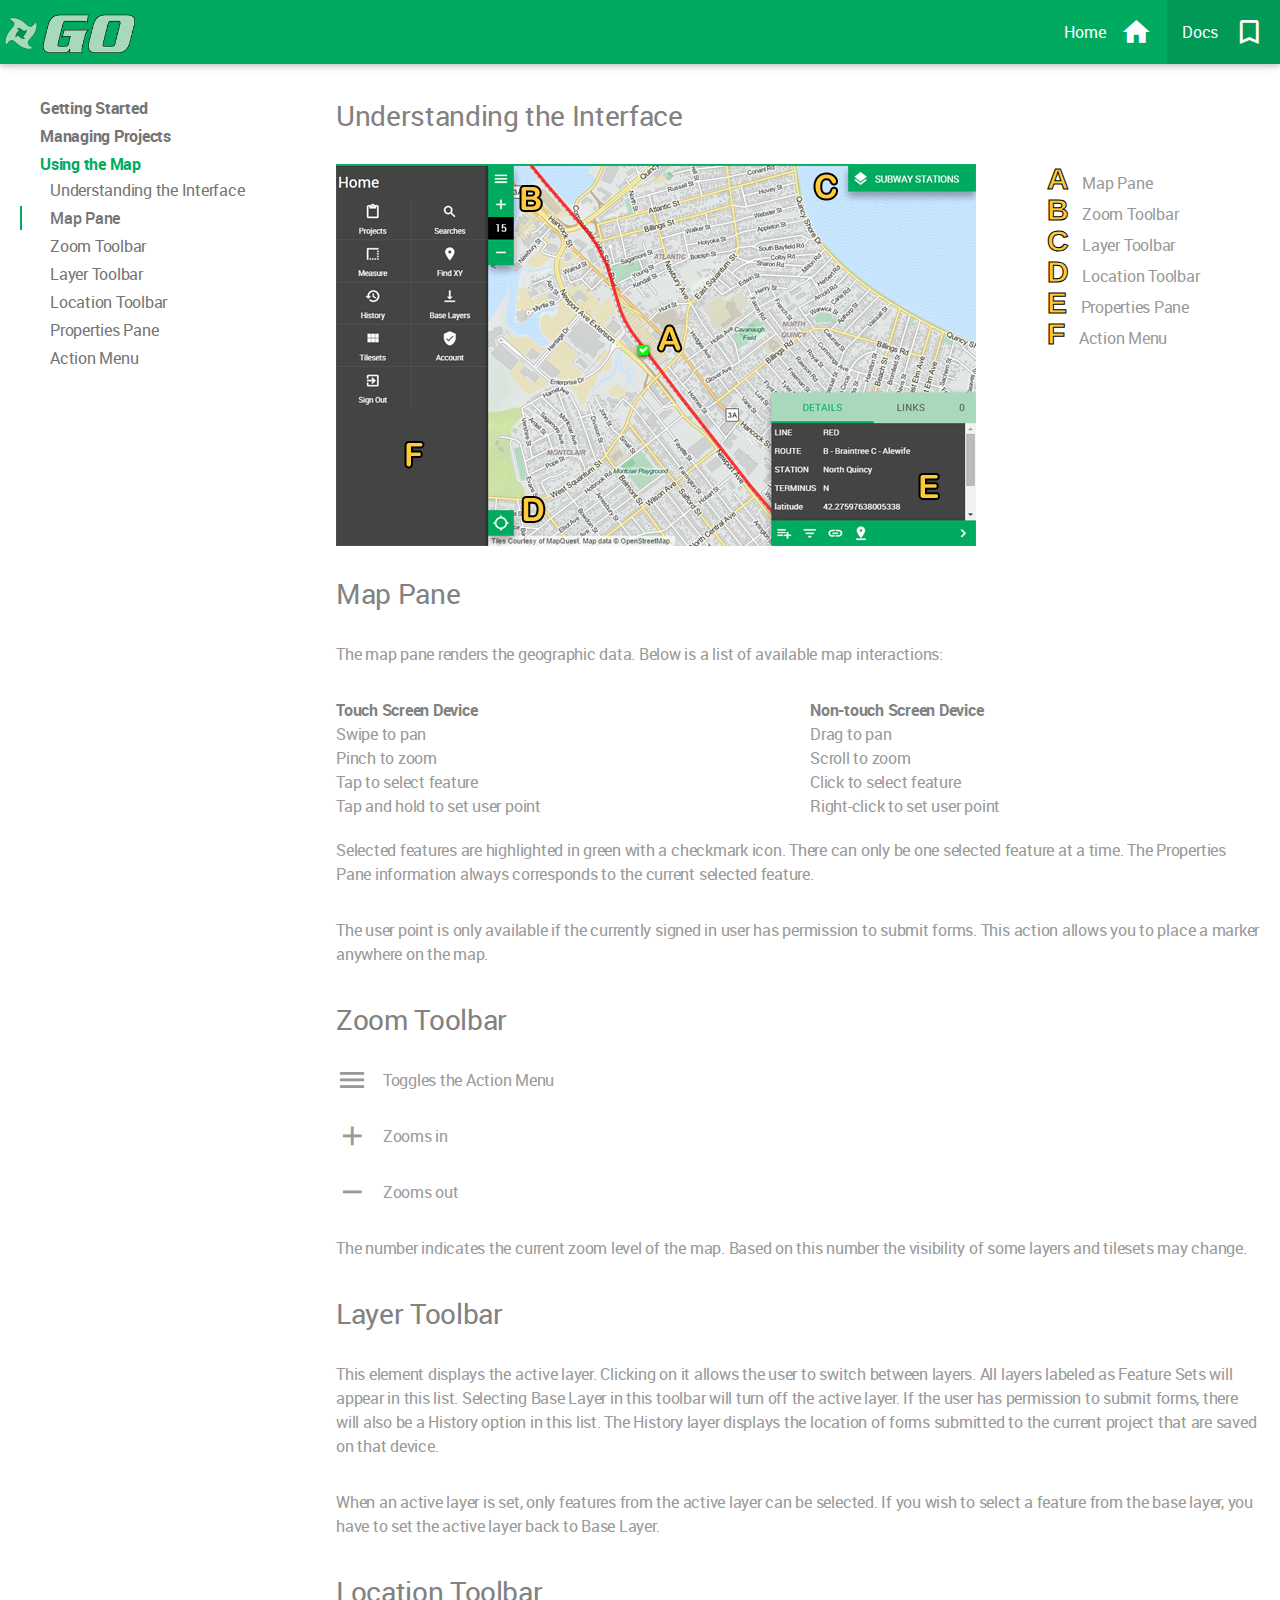
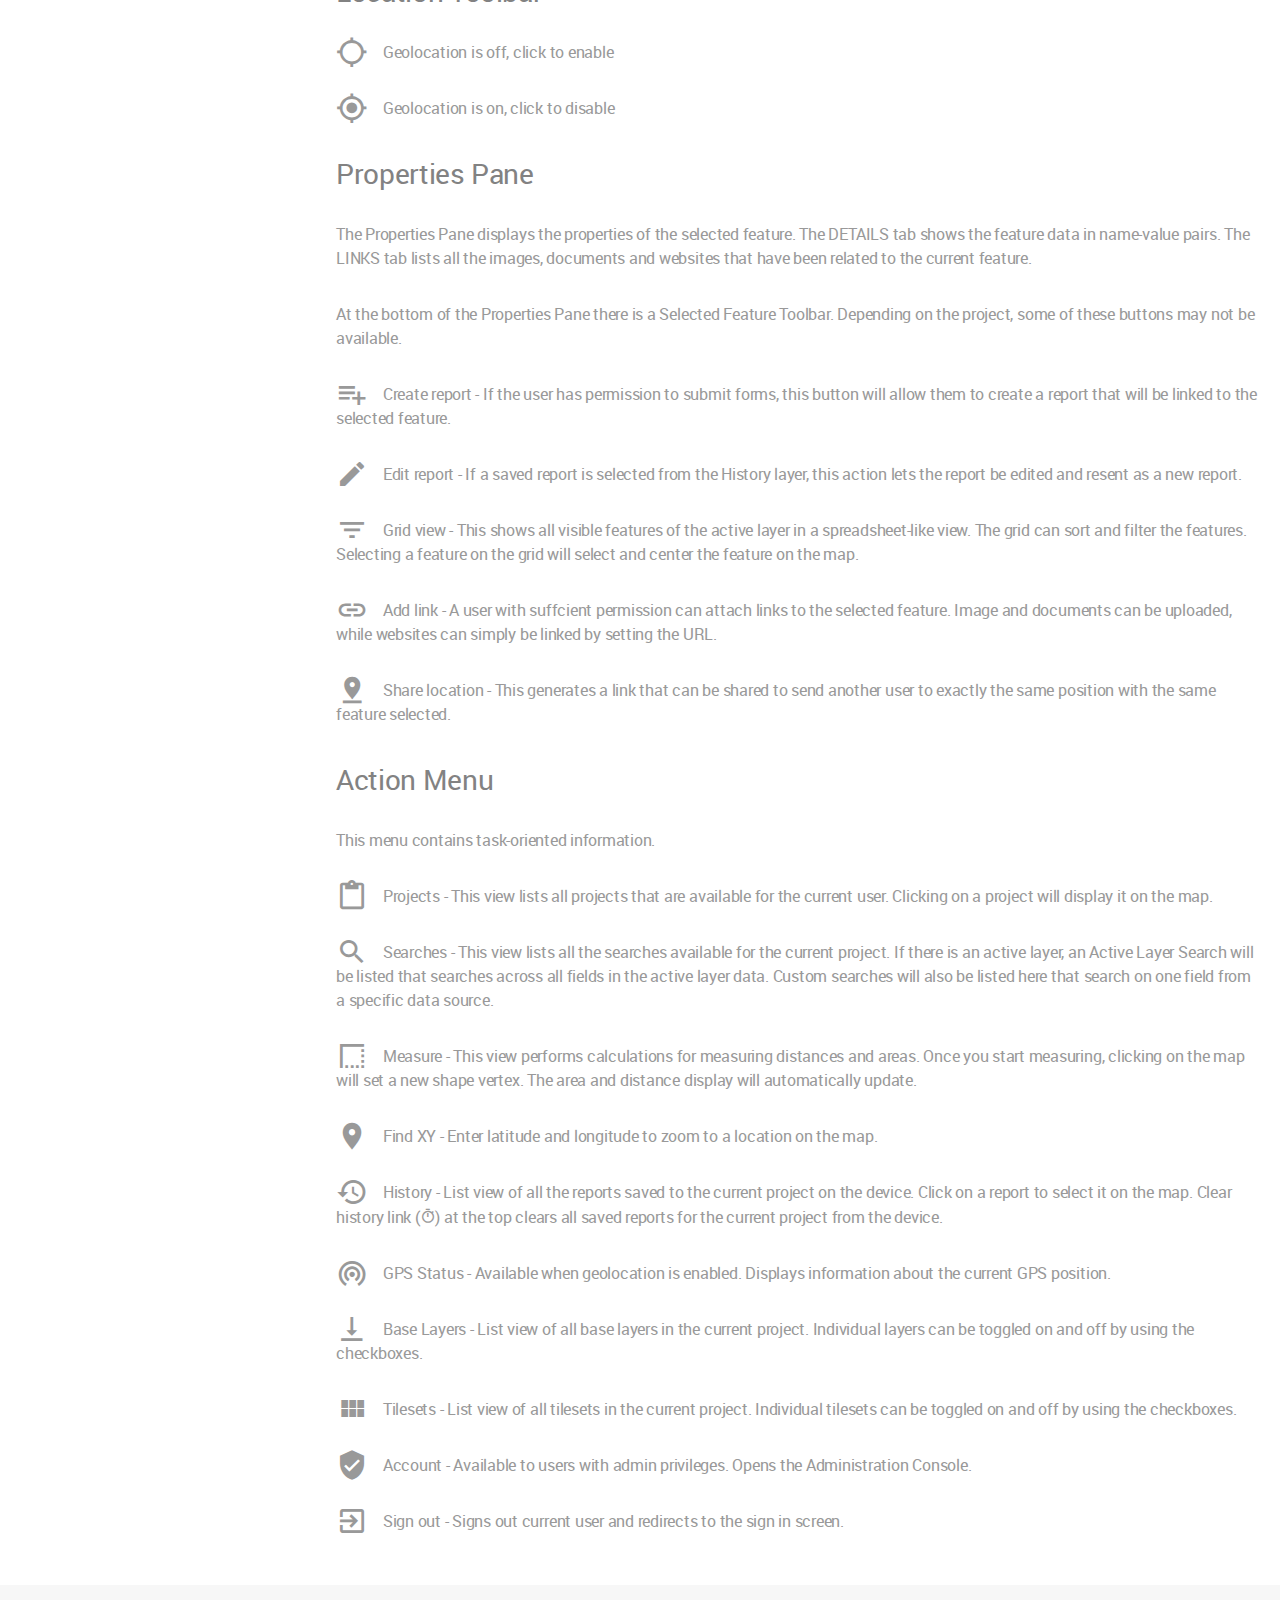
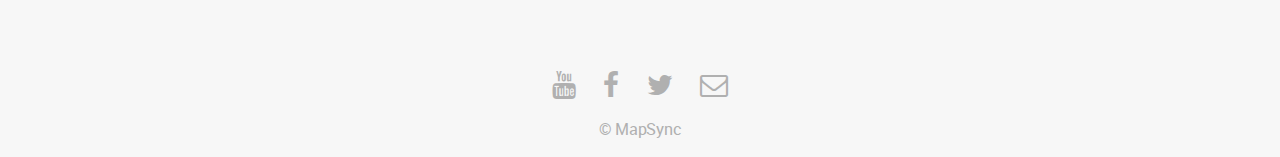
<file: docs/using-the-map/index.html>
<!DOCTYPE HTML>
<html>
	<head>
		<title>GeoSync GO Plus</title>
		<meta charset="utf-8" />
		<meta name="viewport" content="width=device-width, initial-scale=1" />
        <link rel="stylesheet" href="/css/font-awesome.css" />
        <link rel="stylesheet" href="/css/materialize.css" />
        <link rel="stylesheet" href="/css/style.css" />
        
        <link rel="shortcut icon" href="/img/favicon.ico">
	</head>
	<body>
        <nav>
            <div class="nav-wrapper">
            <a href="/" class="brand-logo"><img id="go-logo" src="/img/go_logo_white.png" /></a>
            <ul id="main-nav" class="right">
                
                    <li><a href="/">Home<i class="mdi-action-home right"></i></a></li>
                    <li class="active"><a href="/docs">Docs<i class="mdi-action-bookmark-outline right"></i></a></li>
                
            </ul>
            </div>
        </nav>
        
        <div class="container">
            <div class="row">
                
                    <div class="col hide-on-small-only m3">
                        <ul id="toc" class="table-of-contents">
                            
                                
                                    <li><a href="/docs">Getting Started</a></li>
                                
                            
                                
                                    <li><a href="/docs/managing-projects">Managing Projects</a></li>
                                
                            
                                
                                    <li><a class="active" href="/docs/using-the-map">Using the Map</a>
                                        <ul id="sections" class="table-of-contents">
                                        
                                            <li><a href="#understanding-the-interface">Understanding the Interface</a></li>
                                        
                                            <li><a href="#map-pane">Map Pane</a></li>
                                        
                                            <li><a href="#zoom-toolbar">Zoom Toolbar</a></li>
                                        
                                            <li><a href="#layer-toolbar">Layer Toolbar</a></li>
                                        
                                            <li><a href="#location-toolbar">Location Toolbar</a></li>
                                        
                                            <li><a href="#properties-pane">Properties Pane</a></li>
                                        
                                            <li><a href="#action-menu">Action Menu</a></li>
                                        
                                        </ul>
                                    </li>
                                
                            
                        </ul>
                        &nbsp;
                    </div>
                    <div id="contents" class="col s12 m9">
                        <h2 id="understanding-the-interface">Understanding the Interface</h2>
<div class="row">
    <div class="col s12 m12 l9">
        <img src="/img/interface.png" alt="GSGO+ Interface" title="GSGO+ Interface">
    </div>
    <div class="col s12 m12 l3">
        <i class="fa fa-a"></i> Map Pane<br>        <i class="fa fa-b"></i> Zoom Toolbar<br>        <i class="fa fa-c"></i> Layer Toolbar<br>        <i class="fa fa-d"></i> Location Toolbar<br>        <i class="fa fa-e"></i> Properties Pane<br>        <i class="fa fa-f"></i> Action Menu
    </div>
</div>

<h2 id="map-pane">Map Pane</h2>
<p>The map pane renders the geographic data. Below is a list of available map interactions:</p>
<div class="row">
    <div class="col s12 m6">
        <strong>Touch Screen Device</strong><br>        Swipe to pan<br>        Pinch to zoom<br>        Tap to select feature<br>        Tap and hold to set user point
    </div>
    <div class="col s12 m6">
        <strong>Non-touch Screen Device</strong><br>        Drag to pan<br>        Scroll to zoom<br>        Click to select feature<br>        Right-click to set user point
    </div>
</div>

<p>Selected features are highlighted in green with a checkmark icon. There can only be one selected feature at a time. The Properties Pane
information always corresponds to the current selected feature.</p>
<p>The user point is only available if the currently signed in user has permission to submit forms. This action allows you to place a marker anywhere
on the map.</p>
<h2 id="zoom-toolbar">Zoom Toolbar</h2>
<p><i class="mdi-navigation-menu small left"></i> Toggles the Action Menu  </p>
<p><i class="mdi-content-add small left"></i> Zooms in  </p>
<p><i class="mdi-content-remove small left"></i> Zooms out</p>
<p>The number indicates the current zoom level of the map. Based on this number the visibility of some layers and tilesets may change.</p>
<h2 id="layer-toolbar">Layer Toolbar</h2>
<p>This element displays the active layer. Clicking on it allows the user to switch between layers. All layers labeled as Feature Sets will appear
in this list. Selecting Base Layer in this toolbar will turn off the active layer. If the user has permission to submit forms, there will also
be a History option in this list. The History layer displays the location of forms submitted to the current project that are saved on that device.</p>
<p>When an active layer is set, only features from the active layer can be selected. If you wish to select a feature from the base layer, you have to
set the active layer back to Base Layer.</p>
<h2 id="location-toolbar">Location Toolbar</h2>
<p><i class="mdi-device-gps-not-fixed small left"></i> Geolocation is off, click to enable  </p>
<p><i class="mdi-device-gps-fixed small left"></i> Geolocation is on, click to disable</p>
<h2 id="properties-pane">Properties Pane</h2>
<p>The Properties Pane displays the properties of the selected feature. The DETAILS tab shows the feature data in name-value pairs. The LINKS tab lists
all the images, documents and websites that have been related to the current feature.</p>
<p>At the bottom of the Properties Pane there is a Selected Feature Toolbar. Depending on the project, some of these buttons may not be available.</p>
<p><i class="mdi-av-playlist-add small left"></i> Create report - If the user has permission to submit forms, this button will allow them to 
create a report that will be linked to the selected feature.</p>
<p><i class="mdi-content-create small left"></i> Edit report - If a saved report is selected from the History layer, this action lets the
report be edited and resent as a new report.</p>
<p><i class="mdi-content-filter-list small left"></i> Grid view - This shows all visible features of the active layer in a spreadsheet-like view. The grid
can sort and filter the features. Selecting a feature on the grid will select and center the feature on the map.</p>
<p><i class="mdi-content-link small left"></i> Add link - A user with suffcient permission can attach links to the selected feature. Image and documents
can be uploaded, while websites can simply be linked by setting the URL.</p>
<p><i class="mdi-maps-pin-drop small left"></i> Share location - This generates a link that can be shared to send another user to exactly the same position 
with the same feature selected.</p>
<h2 id="action-menu">Action Menu</h2>
<p>This menu contains task-oriented information.</p>
<p><i class="mdi-content-content-paste small left"></i> Projects - This view lists all projects that are available for the current user. Clicking on a 
project will display it on the map.</p>
<p><i class="mdi-action-search small left"></i> Searches - This view lists all the searches available for the current project. If there is an active
layer, an Active Layer Search will be listed that searches across all fields in the active layer data. Custom searches will also be listed here that
search on one field from a specific data source.</p>
<p><i class="mdi-editor-border-style small left"></i> Measure - This view performs calculations for measuring distances and areas. Once you start 
measuring, clicking on the map will set a new shape vertex. The area and distance display will automatically update.</p>
<p><i class="mdi-maps-place small left"></i> Find XY - Enter latitude and longitude to zoom to a location on the map.</p>
<p><i class="mdi-action-history small left"></i> History - List view of all the reports saved to the current project on the device. Click on a report 
to select it on the map. Clear history link (<i class="mdi-image-timer"></i>) at the top clears all saved reports for the current project from the device.</p>
<p><i class="mdi-device-wifi-tethering small left"></i> GPS Status - Available when geolocation is enabled. Displays information about the current GPS
position.</p>
<p><i class="mdi-editor-vertical-align-bottom small left"></i> Base Layers - List view of all base layers in the current project. Individual layers
can be toggled on and off by using the checkboxes.</p>
<p><i class="mdi-action-view-module small left"></i> Tilesets - List view of all tilesets in the current project. Individual tilesets
can be toggled on and off by using the checkboxes.</p>
<p><i class="mdi-action-verified-user small left"></i> Account - Available to users with admin privileges. Opens the Administration Console.</p>
<p><i class="mdi-action-exit-to-app small left"></i> Sign out - Signs out current user and redirects to the sign in screen.</p>

                    </div>
                
            </div>
        </div>

		<!-- Footer -->
			<footer id="footer">
				<ul class="icons">
                    <li><a href="https://www.youtube.com/user/mapsync" class="icon fa-youtube"><span class="label">YouTube</span></a></li>
					<li><a href="https://twitter.com/mapsync_co" class="icon fa-facebook"><span class="label">Facebook</span></a></li>
					<li><a href="https://www.facebook.com/MapSync/" class="icon fa-twitter"><span class="label">Twitter</span></a></li>
                    <li><a href="mailto:info@mapsync.com" class="icon fa-envelope-o"><span class="label">Email</span></a></li>
				</ul>
                &copy <a href="http://www.mapsync.com">MapSync</a>
			</footer>

		<!-- Scripts -->
			<script src="/js/jquery.min.js"></script>
            <script src="/js/materialize.js"></script>
            <script>
                $(document).ready(function(){
                    $('#toc').pushpin({ top: $('#toc').offset().top, bottom: $('#contents').height()- $('#toc').height() });
                    $('h2').scrollSpy();
                });
            </script>
	</body>
</html>
</file>
<file: css/style.css>
body {
    color: #999999;
}

html, input, select, textarea {
    font-size: 16pt;
}

    @media screen and (max-width: 1680px) {

        html, input, select, textarea {
            font-size: 13pt;
        }

    }

    @media screen and (max-width: 1280px) {

        html, input, select, textarea {
            font-size: 12pt;
        }

    }

    @media screen and (max-width: 360px) {

        html, input, select, textarea {
            font-size: 11pt;
        }

    }

body, input, select, textarea {
    
    font-weight: normal;
    line-height: 1.5em;
    letter-spacing: -0.015em;
}

a {
    -moz-transition: color 0.2s ease-in-out, border-bottom-color 0.2s ease-in-out;
    -webkit-transition: color 0.2s ease-in-out, border-bottom-color 0.2s ease-in-out;
    -ms-transition: color 0.2s ease-in-out, border-bottom-color 0.2s ease-in-out;
    transition: color 0.2s ease-in-out, border-bottom-color 0.2s ease-in-out;
    text-decoration: none;
}

    a:hover {
        border-bottom-color: transparent !important;
    }

strong, b {
    font-weight: bold;
}

em, i {
    font-style: italic;
}

p {
    margin: 0 0 2em 0;
}

h1, h2, h3, h4, h5, h6 {
    font-weight: normal;
    line-height: 1em;
    margin: 0 0 1em 0;
    letter-spacing: -0.0125em;
}

    h1 a, h2 a, h3 a, h4 a, h5 a, h6 a {
        color: inherit;
        text-decoration: none;
        border-bottom: none;
    }

    @media screen and (max-width: 980px) {

        h1 br, h2 br, h3 br, h4 br, h5 br, h6 br {
            display: none;
        }

    }

h2 {
    font-size: 1.75em;
    line-height: 1.5em;
}

h3 {
    font-size: 1.5em;
    line-height: 1.5em;
}

h4 {
    font-size: 1.1em;
    line-height: 1.5em;
}

h5 {
    font-size: 0.9em;
    line-height: 1.5em;
}

h6 {
    font-size: 0.7em;
    line-height: 1.5em;
}

@media screen and (max-width: 736px) {

    h2 {
        font-size: 1.25em;
    }

    h3 {
        font-size: 1.2em;
    }

    h4 {
        font-size: 1em;
    }

}

sub {
    font-size: 0.8em;
    position: relative;
    top: 0.5em;
}

sup {
    font-size: 0.8em;
    position: relative;
    top: -0.5em;
}

blockquote {
    border-left-style: solid;
    border-left-width: 4px;
    font-style: italic;
    margin: 0 0 2em 0;
    padding: 0.5em 0 0.5em 2em;
}

code {
    border-radius: 6px;
    border-style: solid;
    border-width: 1px;
    font-family: "Courier New", monospace;
    font-size: 0.9em;
    margin: 0 0.25em;
    padding: 0.25em 0.65em;
}

pre {
    -webkit-overflow-scrolling: touch;
    font-family: "Courier New", monospace;
    font-size: 0.9em;
    margin: 0 0 2em 0;
}

    pre code {
        display: block;
        line-height: 1.75em;
        padding: 1em 1.5em;
        overflow-x: auto;
    }

hr {
    border: 0;
    border-bottom-style: solid;
    border-bottom-width: 1px;
    margin: 2em 0;
}

    hr.major {
        margin: 3em 0;
    }

.align-left {
    text-align: left;
}

.align-center {
    text-align: center;
}

.align-right {
    text-align: right;
}

input, select, textarea {
    color: #999999;
}

a {
    color: #00ab5f;
    border-bottom-color: #d6d6d6;
}

    a:hover {
        color: #828282;
    }

strong, b {
    color: #828282;
}

h1, h2, h3, h4, h5, h6 {
    color: #828282;
}

blockquote {
    border-left-color: #e6e6e6;
}

code {
    background: rgba(144, 144, 144, 0.075);
    border-color: #e6e6e6;
}

hr {
    border-bottom-color: #e6e6e6;
}

.icon {
    text-decoration: none;
    border-bottom: none;
    position: relative;
}

    .icon:before {
        -moz-osx-font-smoothing: grayscale;
        -webkit-font-smoothing: antialiased;
        font-family: FontAwesome;
        font-style: normal;
        font-weight: normal;
        text-transform: none !important;
    }

    .icon > .label {
        display: none;
    }

.icon {
    color: #e0e0e0;
}

#footer {
    background-color: #f7f7f7;
    color: #999999;
    padding: 4.5em 0 1em 0 ;
    color: #b0b0b0;
    text-align: center;
}

    #footer input, #footer select, #footer textarea {
        color: #999999;
    }

    #footer a {
        color: inherit;
        border-bottom-color: #c6c6c6;
    }

        #footer a:hover {
            color: #00ab5f;
        }

    #footer strong, #footer b {
        color: #828282;
    }

    #footer h1, #footer h2, #footer h3, #footer h4, #footer h5, #footer h6 {
        color: #828282;
    }

    #footer blockquote {
        border-left-color: #d6d6d6;
    }

    #footer code {
        background: rgba(144, 144, 144, 0.075);
        border-color: #d6d6d6;
    }

    #footer hr {
        border-bottom-color: #d6d6d6;
    }

    #footer a {
        color: inherit;
    }

    #footer .copyright {
        font-size: 0.8em;
    }

    @media screen and (max-width: 980px) {

        #footer {
            padding: 4em 4em 2em 4em ;
        }

    }

@media screen and (max-width: 736px) and (orientation: landscape) {

    #footer {
        padding: 3em 3em 1em 3em ;
    }

}

@media screen and (max-width: 736px) and (orientation: portrait) {

    #footer {
        padding: 3em 1.5em 1em 1.5em ;
    }

}
    
ul.icons {
    cursor: default;
    list-style: none;
    padding-left: 0;
}

    ul.icons li {
        display: inline-block;
        padding: 0 1.5em 0 0;
    }

        ul.icons li:last-child {
            padding-right: 0 !important;
        }

        ul.icons li .icon:before {
            font-size: 1.75rem;
        }

    ul.icons.major li {
        padding: 0 2.5em 0 0;
    }

        ul.icons.major li .icon:before {
            font-size: 2.75rem;
        }

    @media screen and (max-width: 736px) {

        ul.icons.major li {
            padding: 0 1.25em 0 0;
        }

            ul.icons.major li .icon:before {
                font-size: 1.75rem;
            }

    }

    ul.icons.labeled li {
        margin: 1em 0;
        padding: 0 2em 0 0;
    }

        ul.icons.labeled li .icon:before {
            vertical-align: middle;
            font-size: 2.25rem;
            margin-right: 0.5em;
        }

        ul.icons.labeled li .icon .label {
            display: inline-block;
            vertical-align: middle;
            color: #999999;
        }

@media screen and (max-width: 736px) and (orientation: portrait) {

ul.icons.labeled {
    text-align: left;
    margin-right: auto;
    margin-left: auto;
    display: inline-block;
    white-space: nowrap;
}

    ul.icons.labeled li {
        display: block;
        padding: 0;
        margin: 1.5em 0 0 0;
    }

        ul.icons.labeled li .icon:before {
            width: 1.5em;
            display: block;
            float: left;
            margin-right: 0;
        }

        ul.icons.labeled li .icon:after {
            content: '';
            display: block;
            clear: both;
        }

        ul.icons.labeled li:first-child {
            margin-top: 0;
        }

}

#go-logo {
    width: 140px;
    padding: 14px 5px 12px 5px;
}

.container {
    padding-top: 30px;
}

#toc {
    margin: 0;
}

#toc li a {
    font-weight: bold;
}

#sections li a {
    font-weight: normal;
    padding-left: 30px;
}

#toc li a.active {
    color: #00ab5f; }

#toc li a:hover {
    color: #a8a8a8; }
    
#sections li a:hover {
    color: #a8a8a8;
    padding-left: 29px;
    border-left: 1px solid #00ab5f; }
  #sections li a.active {
    color: #757575;
    font-weight: 500;
    padding-left: 28px;
    border-left: 2px solid #00ab5f; }
    
.fa-a:before {
        font-family: sans-serif;
        font-size: 30px;
        -webkit-text-stroke: 1px black;
        color: #feca39;
        font-weight: bold;
        content: 'A';
        padding-right: 10px;
    }
    
    .fa-b:before {
        font-family: sans-serif;
        font-size: 30px;
        -webkit-text-stroke: 1px black;
        color: #feca39;
        font-weight: bold;
        content: 'B';
        padding-right: 10px;
    }
    
    .fa-c:before {
        font-family: sans-serif;
        font-size: 30px;
        -webkit-text-stroke: 1px black;
        color: #feca39;
        font-weight: bold;
        content: 'C';
        padding-right: 10px;
    }
    
    .fa-d:before {
        font-family: sans-serif;
        font-size: 30px;
        -webkit-text-stroke: 1px black;
        color: #feca39;
        font-weight: bold;
        content: 'D';
        padding-right: 10px;
    }
    
    .fa-e:before {
        font-family: sans-serif;
        font-size: 30px;
        -webkit-text-stroke: 1px black;
        color: #feca39;
        font-weight: bold;
        content: 'E';
        padding-right: 10px;
    }
    
    .fa-f:before {
        font-family: sans-serif;
        font-size: 30px;
        -webkit-text-stroke: 1px black;
        color: #feca39;
        font-weight: bold;
        content: 'F';
        padding-right: 10px;
    }
    
    img {
        max-width: 100%;
    }
    
#main-nav li a:hover {
    color: white;
}

#main-nav li:hover, nav ul li.active {
    background-color: rgba(0, 0, 0, 0.1);
}
</file>
